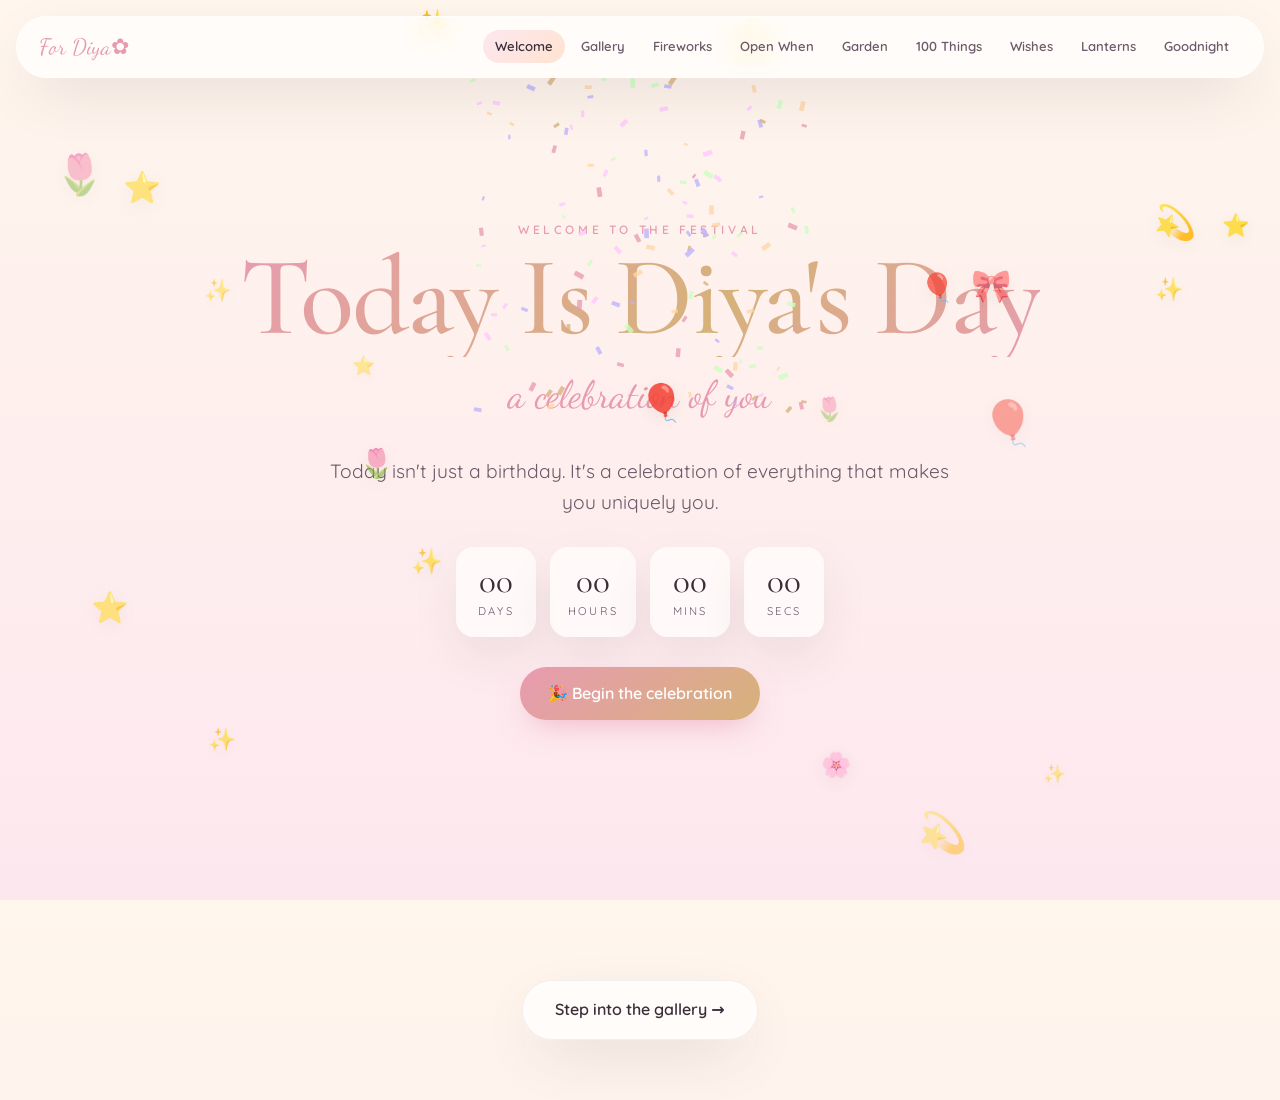
<file: index.html>
<!DOCTYPE html>
<html lang="en">
<head>
<meta charset="UTF-8" />
<meta name="viewport" content="width=device-width, initial-scale=1" />
<title>Welcome to the Festival ✿ Happy Birthday</title>
<meta name="description" content="A festival dedicated to celebrating you." />
<link rel="preconnect" href="https://fonts.googleapis.com">
<link rel="preconnect" href="https://fonts.gstatic.com" crossorigin>
<link href="https://fonts.googleapis.com/css2?family=Cormorant+Garamond:wght@400;500;600&family=Dancing+Script:wght@500;700&family=Quicksand:wght@400;500;600;700&display=swap" rel="stylesheet">
<link rel="stylesheet" href="styles.css" />
</head>
<body>
<div class="floaters"></div>

<!-- NAV (same on every page) -->
<nav class="nav">
  <a href="index.html" class="nav-brand">For Diya✿</a>
  <button class="nav-toggle" aria-label="Menu">☰</button>
  <div class="nav-links">
    <a href="index.html">Welcome</a>
    <a href="gallery.html">Gallery</a>
    <a href="fireworks.html">Fireworks</a>
    <a href="letters.html">Open When</a>
    <a href="garden.html">Garden</a>
    <a href="wonderful.html">100 Things</a>
    <a href="wishes.html">Wishes</a>
    <a href="lanterns.html">Lanterns</a>
    <a href="goodnight.html">Goodnight</a>
  </div>
</nav>

<!-- HERO -->
<section class="hero">
  <div>
    <p class="eyebrow">Welcome to the festival</p>
    <h1 class="display">Today Is Diya's Day</h1>
    <p class="subtitle">a celebration of you</p>
    <p class="msg">Today isn't just a birthday. It's a celebration of everything that makes you uniquely you.</p>

    <!-- COUNTDOWN -- edit target date in script below to count to next birthday -->
    <div class="countdown" aria-label="Until the next celebration">
      <div class="cell"><div class="num">00</div><div class="lbl">Days</div></div>
      <div class="cell"><div class="num">00</div><div class="lbl">Hours</div></div>
      <div class="cell"><div class="num">00</div><div class="lbl">Mins</div></div>
      <div class="cell"><div class="num">00</div><div class="lbl">Secs</div></div>
    </div>

    <button class="btn cta" id="celebrateBtn">🎉 Begin the celebration</button>
  </div>
</section>

<section class="container" style="padding-bottom: 60px;">
  <div class="page-footer">
    <a href="gallery.html" class="next-link">Step into the gallery →</a>
  </div>
</section>


<script src="script.js"></script>
<script>
  // EDIT: change to the date of the next birthday in YYYY-MM-DDTHH:MM:SS
  startCountdown("2026-07-06T00:00:00");
  spawnFloaters(["✨","🌸","🎀","⭐","🎈","💫","🌷"], 22);

  // celebrate button - confetti
  document.getElementById("celebrateBtn").addEventListener("click", e => {
    confettiBurst(e.clientX, e.clientY);
  });
  // one auto-burst on entry
  setTimeout(() => confettiBurst(innerWidth/2, innerHeight*0.35), 700);
</script>
</body>
</html>
</file>
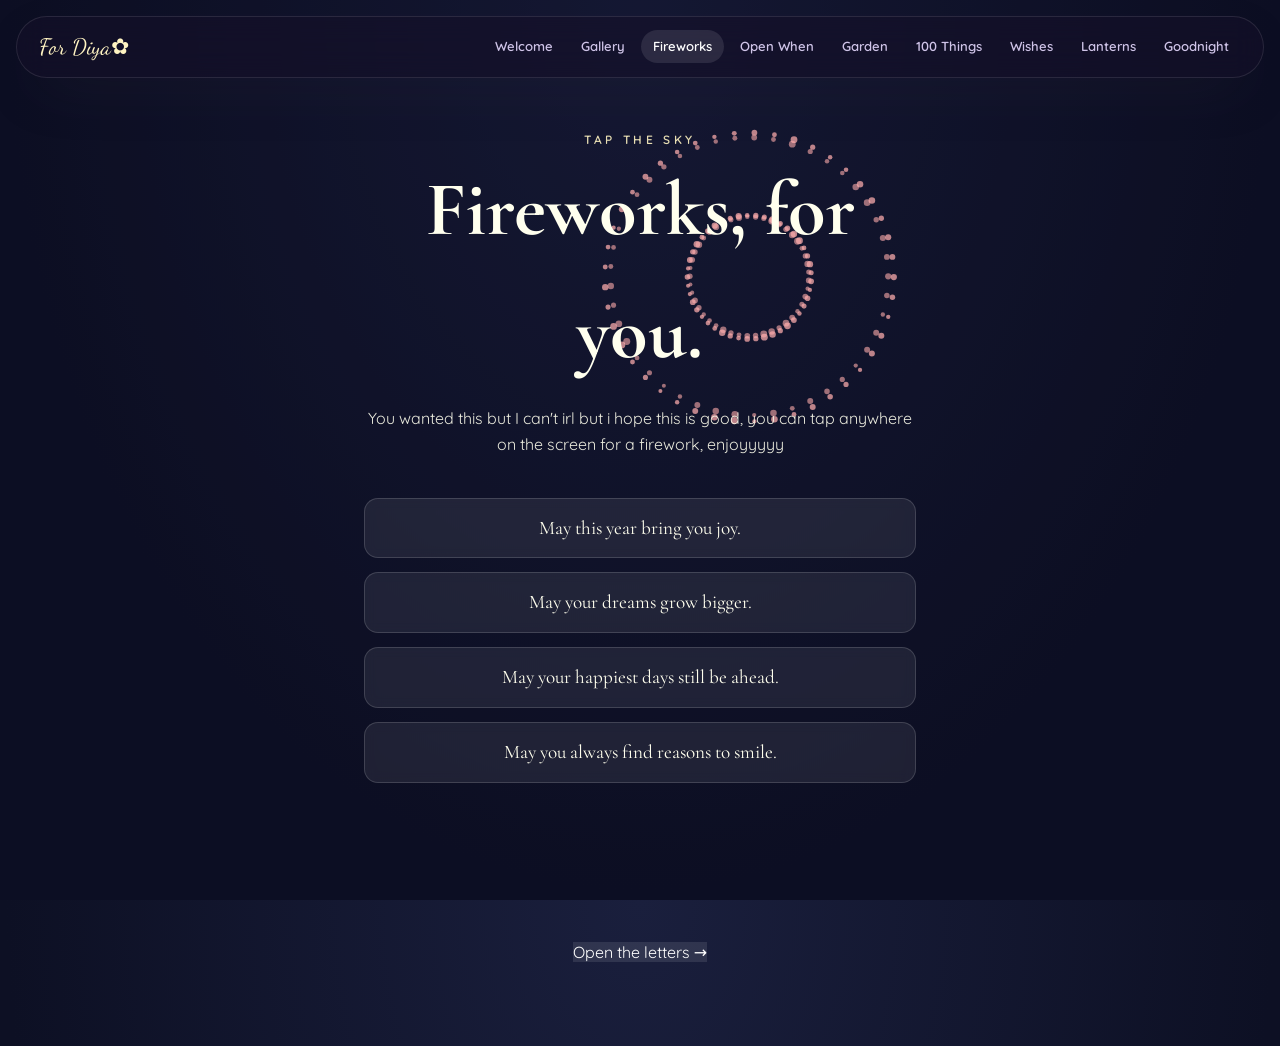
<file: fireworks.html>
<!DOCTYPE html>
<html lang="en">
<head>
<meta charset="UTF-8" />
<meta name="viewport" content="width=device-width, initial-scale=1" />
<title>Fireworks Festival ✦</title>
<meta name="description" content="A birthday this special deserves fireworks." />
<link rel="preconnect" href="https://fonts.googleapis.com">
<link rel="preconnect" href="https://fonts.gstatic.com" crossorigin>
<link href="https://fonts.googleapis.com/css2?family=Cormorant+Garamond:wght@400;500;600&family=Dancing+Script:wght@500;700&family=Quicksand:wght@400;500;600;700&display=swap" rel="stylesheet">
<link rel="stylesheet" href="styles.css" />
</head>
<body class="night">

<nav class="nav">
  <a href="index.html" class="nav-brand">For Diya✿</a>
  <button class="nav-toggle" aria-label="Menu">☰</button>
  <div class="nav-links">
    <a href="index.html">Welcome</a><a href="gallery.html">Gallery</a><a href="fireworks.html">Fireworks</a><a href="letters.html">Open When</a><a href="garden.html">Garden</a><a href="wonderful.html">100 Things</a><a href="wishes.html">Wishes</a><a href="lanterns.html">Lanterns</a><a href="goodnight.html">Goodnight</a>
  </div>
</nav>

<section class="fireworks-stage">
  <canvas id="fireworks"></canvas>
  <div class="fw-hint">
    <p class="eyebrow" style="color:var(--star)">Tap the sky</p>
    <h1>Fireworks, for you.</h1>
    <p>You wanted this but I can't irl but i hope this is good, you can tap anywhere on the screen for a firework, enjoyyyyy</p>

    <div class="wishes">
      <div class="wish">May this year bring you joy.</div>
      <div class="wish">May your dreams grow bigger.</div>
      <div class="wish">May your happiest days still be ahead.</div>
      <div class="wish">May you always find reasons to smile.</div>
    </div>
  </div>
</section>

<div style="text-align:center; padding: 40px 24px 80px; position: relative; z-index: 2;">
  <a href="letters.html" class="next-link" style="background: rgba(255,255,255,0.1); color:#fff; border-color: rgba(255,255,255,0.2)">Open the letters →</a>
</div>

<script src="script.js"></script>
<script>
/* ===== FIREWORKS ===== */
const canvas = document.getElementById("fireworks");
const ctx = canvas.getContext("2d");
function fit() { canvas.width = innerWidth; canvas.height = innerHeight; }
fit(); addEventListener("resize", fit);

const particles = [];
const COLORS = ["#ffd6a5","#ffadad","#bdb2ff","#caffbf","#9bf6ff","#fdffb6","#ffc6ff","#ffe066"];
const PATTERNS = ["ring","heart","star","burst"];

function playFireworkSound() {
  try {
    const audioCtx = new (window.AudioContext || window.webkitAudioContext)();
    const now = audioCtx.currentTime;

    const gain = audioCtx.createGain();
    gain.connect(audioCtx.destination);
    gain.gain.setValueAtTime(0.08, now);
    gain.gain.exponentialRampToValueAtTime(0.001, now + 0.5);

    const osc = audioCtx.createOscillator();
    osc.type = "sine";
    osc.frequency.setValueAtTime(300, now);
    osc.frequency.exponentialRampToValueAtTime(80, now + 0.3);
    osc.connect(gain);
    osc.start(now);
    osc.stop(now + 0.5);

    const noiseGain = audioCtx.createGain();
    noiseGain.connect(audioCtx.destination);
    noiseGain.gain.setValueAtTime(0.04, now);
    noiseGain.gain.exponentialRampToValueAtTime(0.001, now + 0.25);

    const bufferSize = audioCtx.sampleRate * 0.3;
    const buffer = audioCtx.createBuffer(1, bufferSize, audioCtx.sampleRate);
    const data = buffer.getChannelData(0);
    for (let i = 0; i < bufferSize; i++) data[i] = Math.random() * 2 - 1;
    const noise = audioCtx.createBufferSource();
    noise.buffer = buffer;
    noise.connect(noiseGain);
    noise.start(now);
  } catch (e) {}
}

function launch(x, y, pattern) {
  playFireworkSound();
  pattern = pattern || PATTERNS[Math.floor(Math.random()*PATTERNS.length)];
  const color = COLORS[Math.floor(Math.random()*COLORS.length)];
  const count = pattern === "burst" ? 140 : 90;
  for (let i = 0; i < count; i++) {
    const a = (i/count) * Math.PI * 2;
    let vx, vy;
    if (pattern === "heart") {
      const t = a;
      vx = 16 * Math.pow(Math.sin(t), 3) * 0.4;
      vy = -(13*Math.cos(t) - 5*Math.cos(2*t) - 2*Math.cos(3*t) - Math.cos(4*t)) * 0.4;
    } else if (pattern === "star") {
      const r = (i % 2 === 0) ? 7 : 3;
      vx = Math.cos(a) * r; vy = Math.sin(a) * r;
    } else if (pattern === "ring") {
      vx = Math.cos(a) * 6; vy = Math.sin(a) * 6;
    } else {
      const s = Math.random() * 6 + 2;
      vx = Math.cos(a) * s; vy = Math.sin(a) * s;
    }
    particles.push({ x, y, vx, vy, life: 1, color, size: 2 + Math.random()*1.5 });
  }
}

function loop() {
  ctx.fillStyle = "rgba(13,16,36,0.18)";
  ctx.fillRect(0,0,canvas.width,canvas.height);
  for (let i = particles.length - 1; i >= 0; i--) {
    const p = particles[i];
    p.x += p.vx; p.y += p.vy; p.vy += 0.04; p.vx *= 0.99; p.vy *= 0.99;
    p.life -= 0.012;
    if (p.life <= 0) { particles.splice(i,1); continue; }
    ctx.globalAlpha = p.life;
    ctx.fillStyle = p.color;
    ctx.beginPath(); ctx.arc(p.x, p.y, p.size, 0, Math.PI*2); ctx.fill();
  }
  ctx.globalAlpha = 1;
  requestAnimationFrame(loop);
}
loop();

canvas.addEventListener("click", e => launch(e.clientX, e.clientY));
canvas.addEventListener("touchstart", e => {
  const t = e.touches[0]; launch(t.clientX, t.clientY);
});

/* auto launches */
function auto() {
  const x = innerWidth * (0.2 + Math.random()*0.6);
  const y = innerHeight * (0.15 + Math.random()*0.4);
  launch(x, y);
  setTimeout(auto, 1200 + Math.random()*1500);
}
setTimeout(auto, 600);

/* ===== SHOOTING STARS ===== */
function shoot() {
  const s = document.createElement("div");
  s.className = "shooting-star";
  s.style.left = (Math.random()*60+20) + "%";
  s.style.top = (Math.random()*30) + "%";
  s.style.transition = "transform 1.2s linear, opacity 1.2s";
  document.body.appendChild(s);
  requestAnimationFrame(() => {
    s.style.transform = `translate(${200 + Math.random()*200}px, ${100+Math.random()*100}px)`;
    s.style.opacity = 0;
  });
  setTimeout(() => s.remove(), 1400);
}
setInterval(shoot, 3500);
</script>
</body>
</html>
</file>
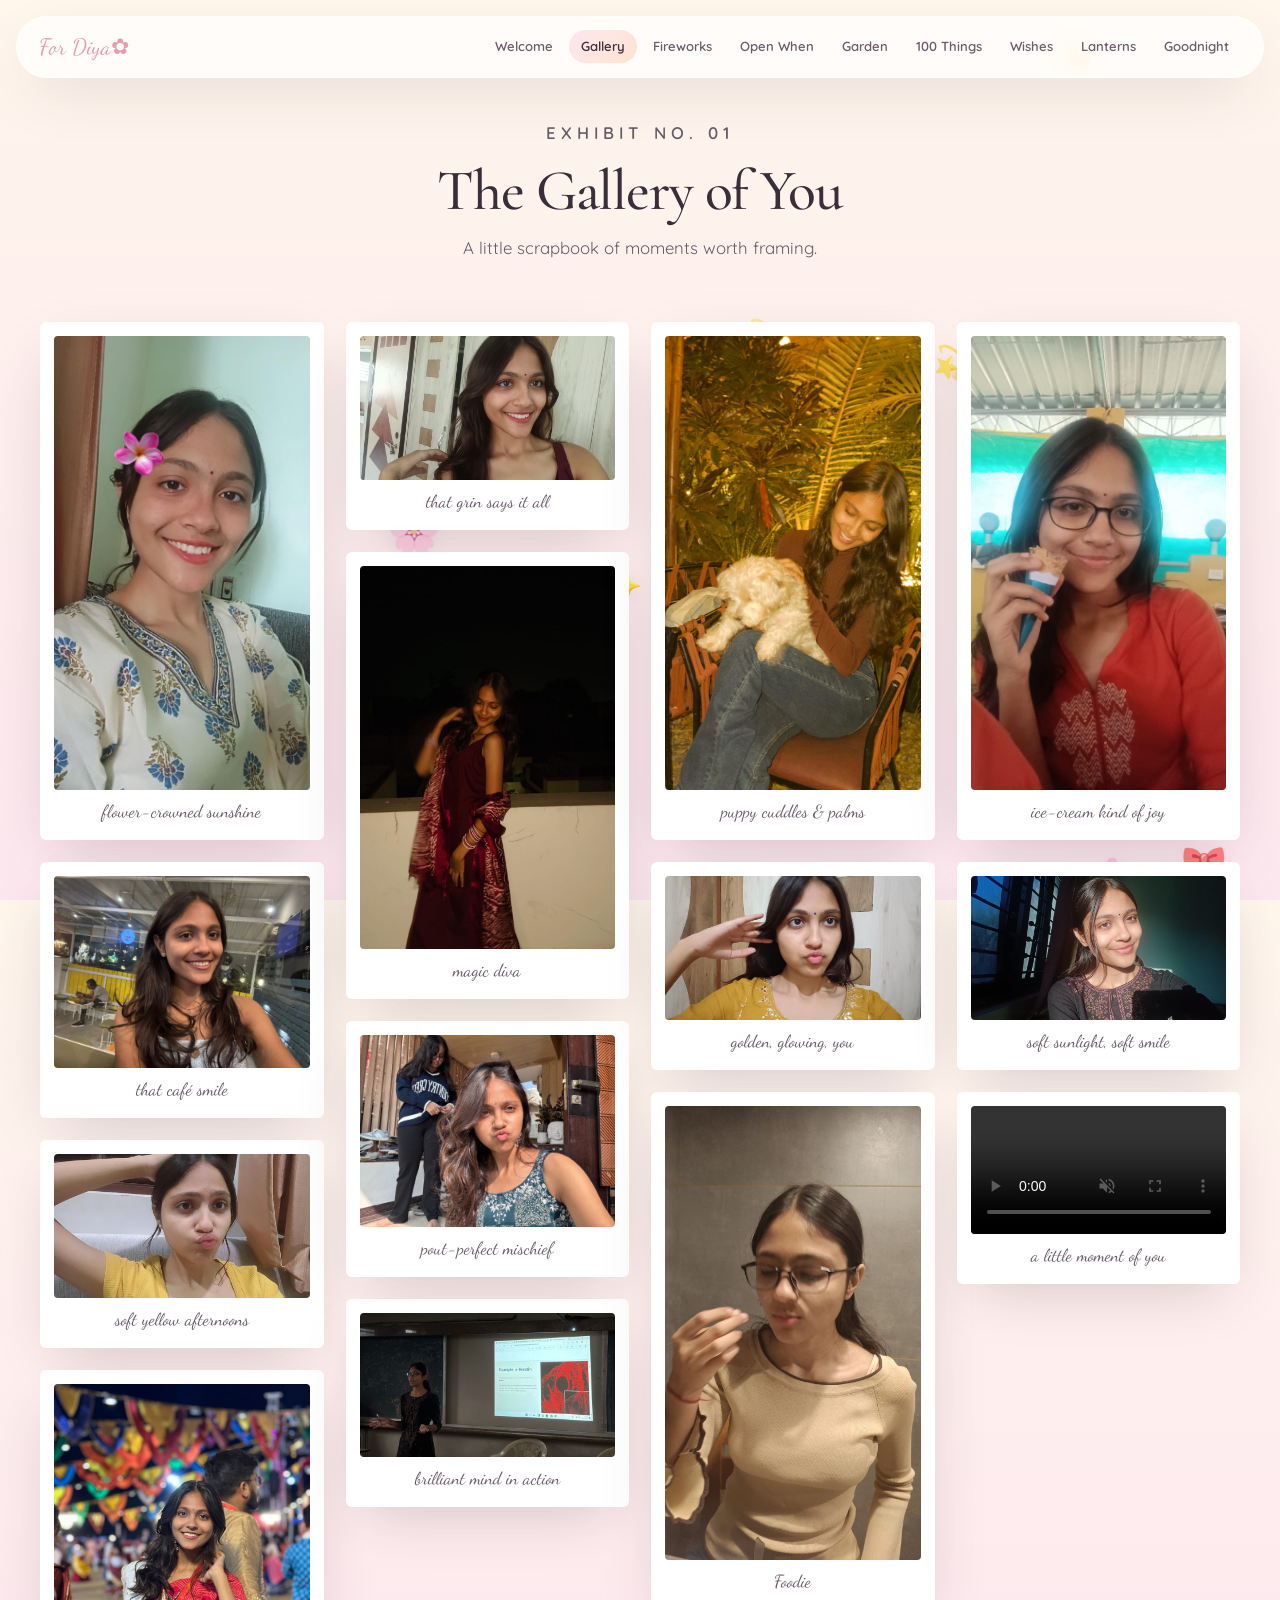
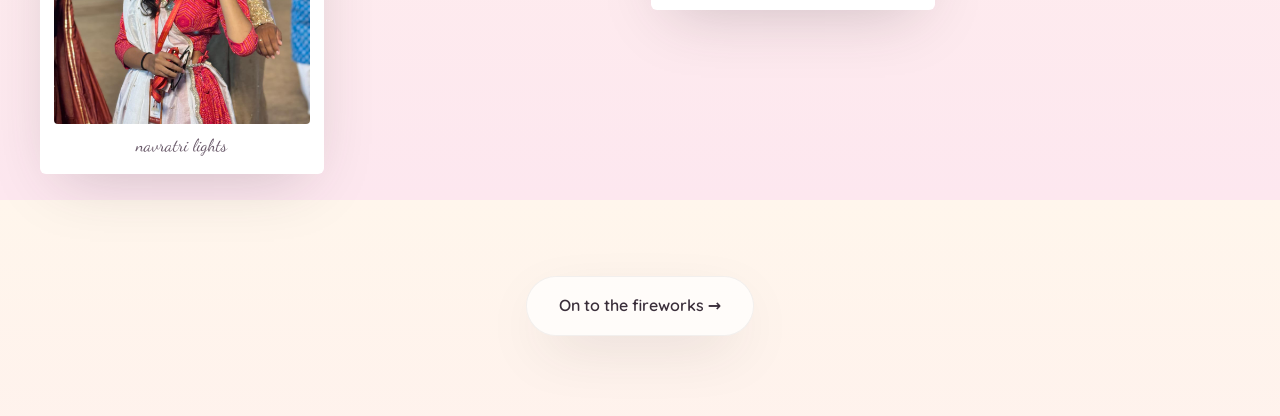
<file: gallery.html>
<!DOCTYPE html>
<html lang="en">
<head>
<meta charset="UTF-8" />
<meta name="viewport" content="width=device-width, initial-scale=1" />
<title>The Gallery of You ✿</title>
<meta name="description" content="A scrapbook of moments worth framing." />
<link rel="preconnect" href="https://fonts.googleapis.com">
<link rel="preconnect" href="https://fonts.gstatic.com" crossorigin>
<link href="https://fonts.googleapis.com/css2?family=Cormorant+Garamond:wght@400;500;600&family=Dancing+Script:wght@500;700&family=Quicksand:wght@400;500;600;700&display=swap" rel="stylesheet">
<link rel="stylesheet" href="styles.css" />
</head>
<body>
<div class="floaters"></div>

<nav class="nav">
  <a href="index.html" class="nav-brand">For Diya✿</a>
  <button class="nav-toggle" aria-label="Menu">☰</button>
  <div class="nav-links">
    <a href="index.html">Welcome</a><a href="gallery.html">Gallery</a><a href="fireworks.html">Fireworks</a><a href="letters.html">Open When</a><a href="garden.html">Garden</a><a href="wonderful.html">100 Things</a><a href="wishes.html">Wishes</a><a href="lanterns.html">Lanterns</a><a href="goodnight.html">Goodnight</a>
  </div>
</nav>

<section class="page">
  <div class="container">
    <div class="section-head reveal">
      <p class="eyebrow">Exhibit no. 01</p>
      <h2 class="display">The Gallery of You</h2>
      <p>A little scrapbook of moments worth framing.</p>
    </div>

    <div class="scrapbook">
      <div class="polaroid reveal" style="--rot:-3deg"><div class="photo"><img src="photos/p1.jpeg" alt="Diya" loading="lazy"></div><div class="caption">flower-crowned sunshine</div></div>
      <div class="polaroid reveal" style="--rot:2deg"><div class="photo"><img src="photos/p2.jpeg" alt="Diya" loading="lazy"></div><div class="caption">that café smile</div></div>
      <div class="polaroid reveal" style="--rot:-1deg"><div class="photo"><img src="photos/p3.jpeg" alt="Diya" loading="lazy"></div><div class="caption">soft yellow afternoons</div></div>
      <div class="polaroid reveal" style="--rot:3deg"><div class="photo"><img src="photos/p4.jpeg" alt="Diya" loading="lazy"></div><div class="caption">navratri lights</div></div>
      <div class="polaroid reveal" style="--rot:-2deg"><div class="photo"><img src="photos/p5.jpeg" alt="Diya" loading="lazy"></div><div class="caption">that grin says it all</div></div>
      <div class="polaroid reveal" style="--rot:2deg"><div class="photo"><img src="photos/p6.jpeg" alt="Diya" loading="lazy"></div><div class="caption">magic diva</div></div>
      <div class="polaroid reveal" style="--rot:-3deg"><div class="photo"><img src="photos/p7.jpeg" alt="Diya" loading="lazy"></div><div class="caption">pout-perfect mischief</div></div>
      <div class="polaroid reveal" style="--rot:1deg"><div class="photo"><img src="photos/p8.jpeg" alt="Diya" loading="lazy"></div><div class="caption">brilliant mind in action</div></div>
      <div class="polaroid reveal" style="--rot:-2deg"><div class="photo"><img src="photos/p9.jpeg" alt="Diya" loading="lazy"></div><div class="caption">puppy cuddles &amp; palms</div></div>
      <div class="polaroid reveal" style="--rot:3deg"><div class="photo"><img src="photos/p10.jpeg" alt="Diya" loading="lazy"></div><div class="caption">golden, glowing, you</div></div>
      <div class="polaroid reveal" style="--rot:-2deg"><div class="photo"><img src="photos/p11.jpeg" alt="Diya" loading="lazy"></div><div class="caption">Foodie</div></div>
      <div class="polaroid reveal" style="--rot:2deg"><div class="photo"><img src="photos/p12.jpeg" alt="Diya" loading="lazy"></div><div class="caption">ice-cream kind of joy</div></div>
      <div class="polaroid reveal" style="--rot:-1deg"><div class="photo"><img src="photos/p13.jpeg" alt="Diya" loading="lazy"></div><div class="caption">soft sunlight, soft smile</div></div>
      <div class="polaroid reveal" style="--rot:2deg"><div class="photo"><video src="photos/v1.mp4" muted loop playsinline autoplay controls></video></div><div class="caption">a little moment of you</div></div>
    </div>

    <div class="page-footer">
      <a href="fireworks.html" class="next-link">On to the fireworks →</a>
    </div>
  </div>
</section>

<script src="script.js"></script>
<script>spawnFloaters(["✨","🌸","🎀","💫"], 14);</script>
</body>
</html>
</file>
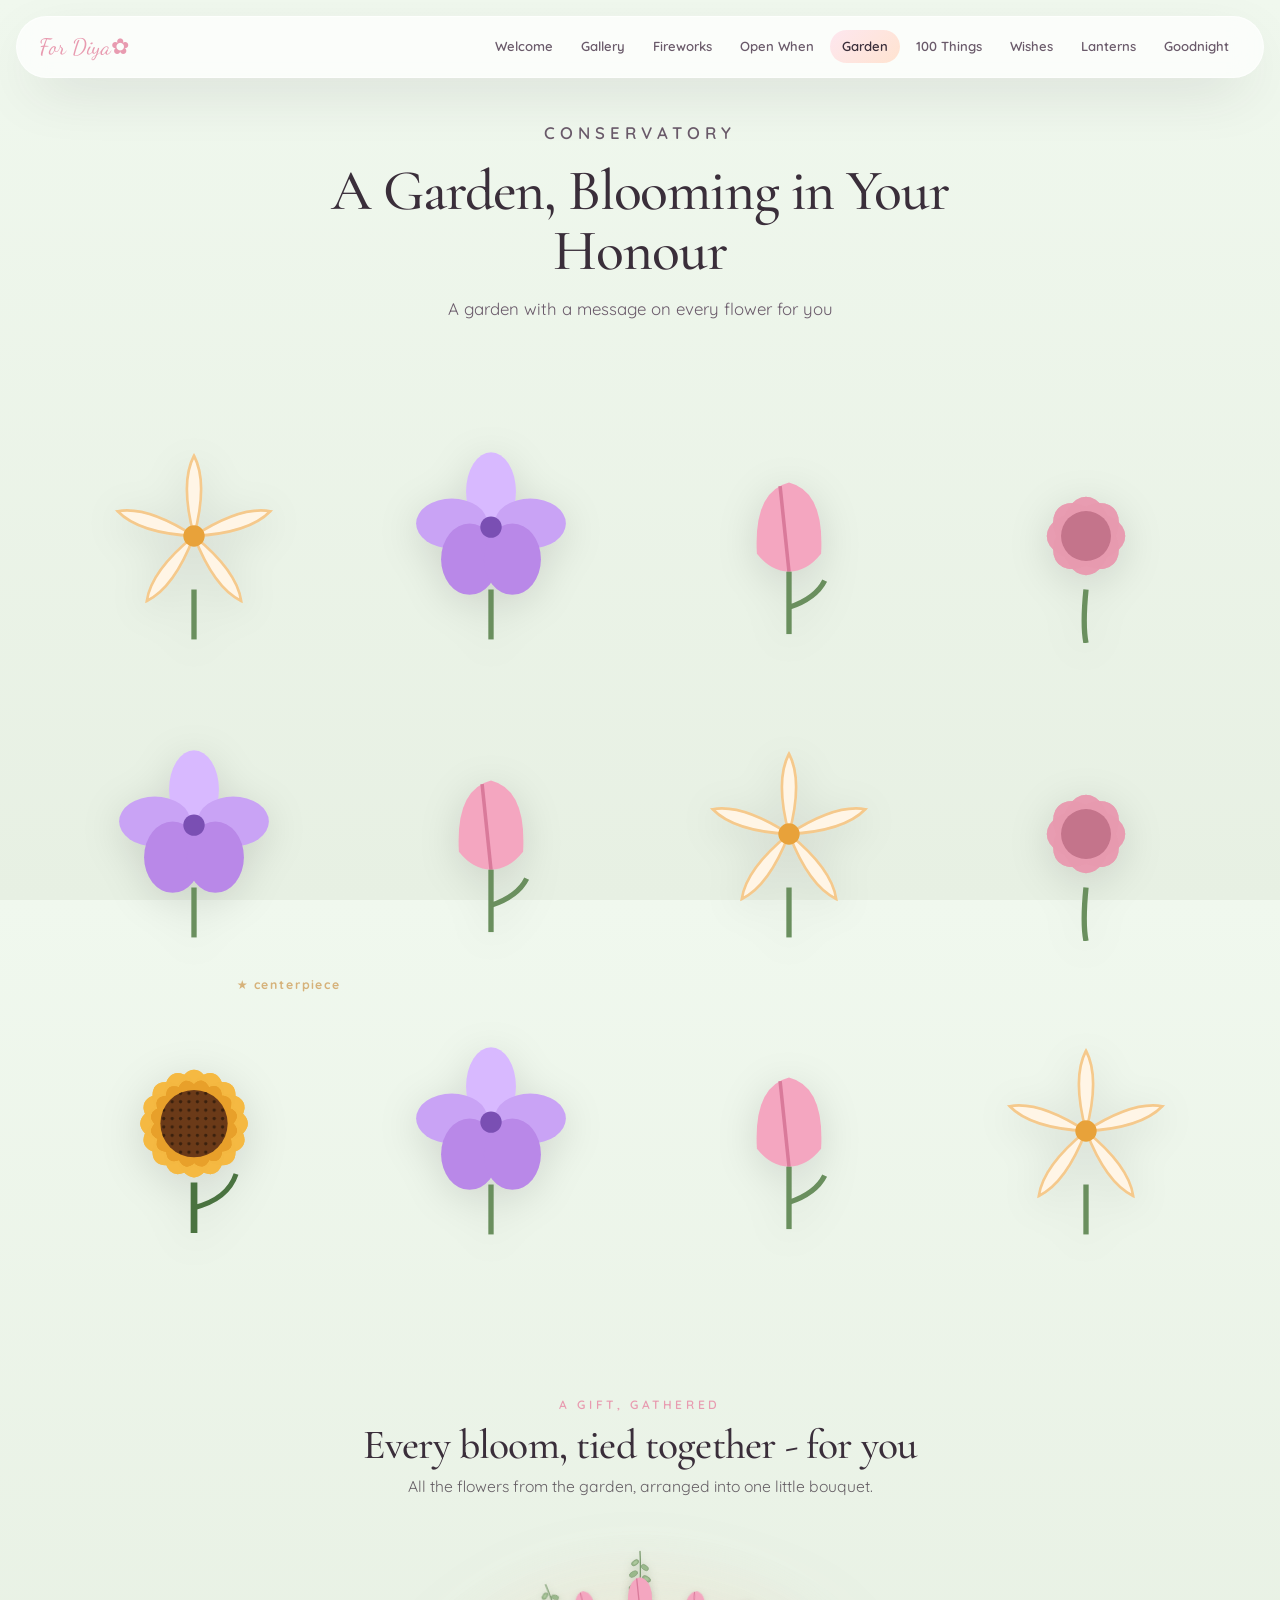
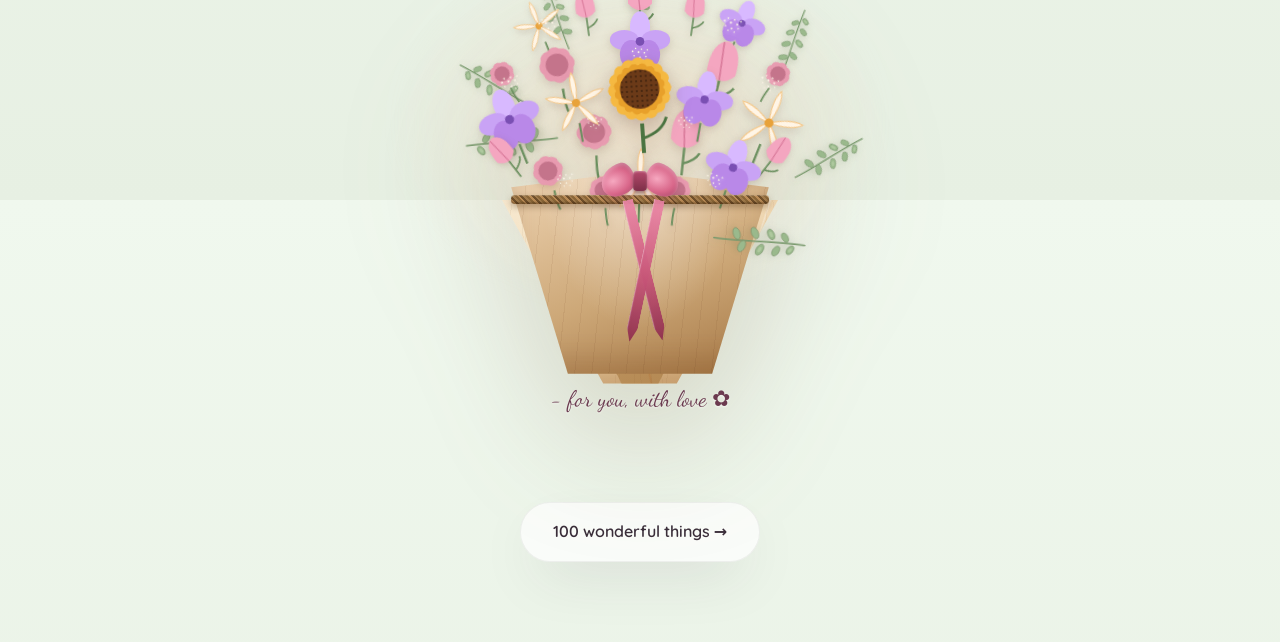
<file: garden.html>
<!DOCTYPE html>
<html lang="en">
<head>
<meta charset="UTF-8" />
<meta name="viewport" content="width=device-width, initial-scale=1" />
<title>The Flower Conservatory ❀</title>
<meta name="description" content="A garden blooming in your honor." />
<link rel="preconnect" href="https://fonts.googleapis.com">
<link rel="preconnect" href="https://fonts.gstatic.com" crossorigin>
<link href="https://fonts.googleapis.com/css2?family=Cormorant+Garamond:wght@400;500;600&family=Dancing+Script:wght@500;700&family=Quicksand:wght@400;500;600;700&display=swap" rel="stylesheet">
<link rel="stylesheet" href="styles.css" />
</head>
<body class="garden">
<div class="floaters"></div>

<nav class="nav">
  <a href="index.html" class="nav-brand">For Diya✿</a>
  <button class="nav-toggle" aria-label="Menu">☰</button>
  <div class="nav-links">
    <a href="index.html">Welcome</a><a href="gallery.html">Gallery</a><a href="fireworks.html">Fireworks</a><a href="letters.html">Open When</a><a href="garden.html">Garden</a><a href="wonderful.html">100 Things</a><a href="wishes.html">Wishes</a><a href="lanterns.html">Lanterns</a><a href="goodnight.html">Goodnight</a>
  </div>
</nav>

<section class="page">
  <div class="container">
    <div class="section-head reveal">
      <p class="eyebrow">Conservatory</p>
      <h2 class="display">A Garden, Blooming in Your Honour</h2>
      <p>A garden with a message on every flower for you</p>
    </div>

    <div class="garden-grid" id="garden"></div>

    <div class="bouquet-section" id="bouquetSection">
      <p class="eyebrow">A gift, gathered</p>
      <h3 class="display bouquet-title">Every bloom, tied together - for you</h3>
      <p class="bouquet-sub">All the flowers from the garden, arranged into one little bouquet.</p>

      <div class="bouquet">
        <div class="bouquet-halo"></div>
        <div class="bouquet-paper-back"></div>
        <div class="bouquet-flowers" id="bouquetFlowers"></div>
        <div class="bouquet-paper-front"></div>
        <div class="bouquet-paper-front bouquet-paper-front--inner"></div>
        <div class="bouquet-twine"></div>
        <div class="bouquet-ribbon-tail bouquet-ribbon-tail--l"></div>
        <div class="bouquet-ribbon-tail bouquet-ribbon-tail--r"></div>
        <div class="bouquet-bow">
          <span class="loop loop-l"></span>
          <span class="loop loop-r"></span>
          <span class="bouquet-knot"></span>
        </div>
        <div class="bouquet-tag">- for you, with love ✿</div>
      </div>
    </div>

    <div class="page-footer">
      <a href="wonderful.html" class="next-link">100 wonderful things →</a>
    </div>
  </div>
</section>

<script src="script.js"></script>
<script>
/* SVG flower factory. Single sunflower is the centerpiece. */
function flowerSVG(kind) {
  if (kind === "rose") {
    return `<svg viewBox="0 0 120 120" class="sway">
      <g transform="translate(60 60)">
        ${[0,45,90,135,180,225,270,315].map(a =>
          `<ellipse rx="22" ry="14" fill="#e89bb0" transform="rotate(${a})" opacity="0.85"/>`
        ).join("")}
        <circle r="14" fill="#c4748b"/>
      </g>
      <path d="M60 90 Q58 110 60 120" stroke="#6a8f5e" stroke-width="3" fill="none"/>
    </svg>`;
  }
  if (kind === "tulip") {
    return `<svg viewBox="0 0 120 120" class="sway">
      <path d="M60 30 Q40 35 42 70 Q50 80 60 80 Q70 80 78 70 Q80 35 60 30 Z" fill="#f4a6c0"/>
      <path d="M55 32 Q58 60 60 80" stroke="#d97a9a" stroke-width="2" fill="none"/>
      <path d="M60 80 L60 115" stroke="#6a8f5e" stroke-width="3"/>
      <path d="M60 100 Q75 95 80 85" stroke="#6a8f5e" stroke-width="3" fill="none"/>
    </svg>`;
  }
  if (kind === "lily") {
    return `<svg viewBox="0 0 120 120" class="sway">
      <g transform="translate(60 60)">
        ${[0,72,144,216,288].map(a =>
          `<path d="M0 0 Q -8 -30 0 -45 Q 8 -30 0 0 Z" fill="#fff5e6" stroke="#f5c98c" stroke-width="1.5" transform="rotate(${a})"/>`
        ).join("")}
        <circle r="6" fill="#e8a23a"/>
      </g>
      <path d="M60 90 L60 118" stroke="#6a8f5e" stroke-width="3"/>
    </svg>`;
  }
  if (kind === "orchid") {
    return `<svg viewBox="0 0 120 120" class="sway">
      <g transform="translate(60 55)">
        <ellipse cx="0" cy="-20" rx="14" ry="22" fill="#d8b9ff"/>
        <ellipse cx="-22" cy="-2" rx="20" ry="14" fill="#c9a3f5"/>
        <ellipse cx="22" cy="-2" rx="20" ry="14" fill="#c9a3f5"/>
        <ellipse cx="-12" cy="18" rx="16" ry="20" fill="#b988e8"/>
        <ellipse cx="12" cy="18" rx="16" ry="20" fill="#b988e8"/>
        <circle r="6" fill="#7a4fb3"/>
      </g>
      <path d="M60 90 L60 118" stroke="#6a8f5e" stroke-width="3"/>
    </svg>`;
  }
  if (kind === "sunflower") {
    return `<svg viewBox="0 0 140 140" class="sway">
      <g transform="translate(70 65)">
        ${Array.from({length: 16}).map((_,i)=>`<ellipse rx="14" ry="32" fill="#f5b942" transform="rotate(${i*22.5})" opacity="0.95"/>`).join("")}
        ${Array.from({length: 16}).map((_,i)=>`<ellipse rx="10" ry="26" fill="#e8a02a" transform="rotate(${i*22.5+11})"/>`).join("")}
        <circle r="20" fill="#6b3a18"/>
        <circle r="20" fill="url(#dots)"/>
        <defs>
          <pattern id="dots" width="5" height="5" patternUnits="userSpaceOnUse">
            <circle cx="2" cy="2" r="1" fill="#3a200d"/>
          </pattern>
        </defs>
      </g>
      <path d="M70 100 L70 130" stroke="#4a7340" stroke-width="4"/>
      <path d="M70 115 Q90 110 95 95" stroke="#4a7340" stroke-width="3" fill="none"/>
    </svg>`;
  }
}

const FLOWERS = [
  { k: "lily",    c: "You make ordinary moments brighter." },
  { k: "orchid",  c: "Your kindness leaves a mark." },
  { k: "tulip",   c: "You bloom in your own perfect time." },
  { k: "rose",    c: "The world is better because you're in it." },
  { k: "orchid",  c: "You have a way of making people feel welcome." },
  { k: "tulip",   c: "You carry softness like a strength." },
  { k: "lily",    c: "You are deeply, deeply loved." },
  { k: "rose",    c: "Your laugh lights up the room." },
  { k: "sunflower", c: "You are the centerpiece. Today and always." },
  { k: "orchid",  c: "You make people feel seen." },
  { k: "tulip",   c: "Your gentleness is a gift." },
  { k: "lily",    c: "You radiate quiet courage." },
];

const garden = document.getElementById("garden");
FLOWERS.forEach(f => {
  const el = document.createElement("div");
  el.className = "flower" + (f.k === "sunflower" ? " sunflower" : "");
  el.innerHTML = flowerSVG(f.k) + `<div class="compliment">${f.c}</div>`;
  el.addEventListener("click", () => {
    document.querySelectorAll(".flower.active").forEach(x => x !== el && x.classList.remove("active"));
    el.classList.toggle("active");
  });
  garden.appendChild(el);
});

/* =========================================================
   Build the bouquet - florist hand-tied arrangement
   Coordinate box: 100x100. Wrap occupies bottom ~48% (y>=52).
   Flowers cluster in a soft rounded dome (y: 6..56).
   ========================================================= */

/* Eucalyptus sprig - long, drapey, sage green */
function eucalyptusSVG(flip = false) {
  const t = flip ? `transform="scale(-1,1) translate(-100,0)"` : "";
  return `<svg viewBox="0 0 100 100" ${t}>
    <path d="M50 96 C 48 70, 52 40, 50 6" stroke="#7a9a6e" stroke-width="1.6" fill="none" stroke-linecap="round"/>
    <g fill="#9ab98c" stroke="#6f8a62" stroke-width="0.5">
      <ellipse cx="44" cy="20" rx="5" ry="3" transform="rotate(-35 44 20)"/>
      <ellipse cx="56" cy="26" rx="5" ry="3" transform="rotate( 35 56 26)"/>
      <ellipse cx="42" cy="34" rx="5.5" ry="3.2" transform="rotate(-30 42 34)"/>
      <ellipse cx="58" cy="40" rx="5.5" ry="3.2" transform="rotate( 30 58 40)"/>
      <ellipse cx="42" cy="50" rx="6" ry="3.4" transform="rotate(-28 42 50)"/>
      <ellipse cx="58" cy="56" rx="6" ry="3.4" transform="rotate( 28 58 56)"/>
      <ellipse cx="44" cy="68" rx="6" ry="3.4" transform="rotate(-22 44 68)"/>
      <ellipse cx="56" cy="74" rx="6" ry="3.4" transform="rotate( 22 56 74)"/>
    </g>
    <g fill="#b6cfa5" opacity="0.7">
      <ellipse cx="44" cy="20" rx="2.6" ry="1.4" transform="rotate(-35 44 20)"/>
      <ellipse cx="42" cy="50" rx="3" ry="1.6" transform="rotate(-28 42 50)"/>
      <ellipse cx="58" cy="40" rx="3" ry="1.6" transform="rotate( 30 58 40)"/>
    </g>
  </svg>`;
}

/* Baby's breath cluster - tiny cream dots */
function babySBreathSVG() {
  return `<svg viewBox="0 0 100 100">
    <g fill="#fffaf0" stroke="#e9d9c4" stroke-width="0.4">
      <circle cx="30" cy="40" r="2.2"/><circle cx="38" cy="32" r="1.8"/>
      <circle cx="46" cy="42" r="2.4"/><circle cx="54" cy="34" r="2"/>
      <circle cx="62" cy="44" r="2.2"/><circle cx="70" cy="36" r="1.8"/>
      <circle cx="34" cy="52" r="1.8"/><circle cx="50" cy="56" r="2"/>
      <circle cx="66" cy="54" r="1.8"/><circle cx="42" cy="62" r="1.6"/>
      <circle cx="58" cy="64" r="1.6"/>
    </g>
    <g fill="#fff5e1" opacity="0.6">
      <circle cx="46" cy="42" r="0.9"/><circle cx="62" cy="44" r="0.9"/>
      <circle cx="50" cy="56" r="0.7"/>
    </g>
  </svg>`;
}

const bouquetFlowers = document.getElementById("bouquetFlowers");

function addBloom(cls, html, a, i, baseDelay = 0) {
  const b = document.createElement("div");
  b.className = "b-flower " + cls;
  b.style.left = a.x + "%";
  b.style.top  = a.y + "%";
  b.style.zIndex = a.z;
  b.style.setProperty("--bs", a.s);
  b.style.setProperty("--br", a.r + "deg");
  b.style.setProperty("--delay", (baseDelay + i * 0.06) + "s");
  b.innerHTML = html;
  bouquetFlowers.appendChild(b);
}

/* --- Layer 1: eucalyptus sprigs draping out the sides of the bouquet --- */
const EUCA = [
  // side drapes, hanging slightly downward from the bouquet shoulders
  { x: 22, y: 42, s: 1.0, r: -95, z: 3, flip:false }, // left drape
  { x: 78, y: 42, s: 1.0, r:  95, z: 3, flip:true  }, // right drape
  // upper back fillers - short, pointing up between blooms
  { x: 32, y: 16, s: 0.75, r: -20, z: 2, flip:false },
  { x: 68, y: 16, s: 0.75, r:  20, z: 2, flip:true  },
  { x: 50, y: 10, s: 0.80, r:   0, z: 2, flip:false },
  // mid-side fillers
  { x: 18, y: 30, s: 0.85, r: -60, z: 2, flip:false },
  { x: 82, y: 30, s: 0.85, r:  60, z: 2, flip:true  },
];
EUCA.forEach((a, i) => addBloom("euca", eucalyptusSVG(a.flip), a, i, 0));

/* --- Layer 2: back-row blooms (smaller, recessed) --- */
const BACK = [
  { k:"lily",   x: 28, y: 18, s: 0.62, r: -22, z: 3 },
  { k:"orchid", x: 72, y: 18, s: 0.62, r:  22, z: 3 },
  { k:"tulip",  x: 50, y: 12, s: 0.72, r:   0, z: 3 },
  { k:"rose",   x: 20, y: 28, s: 0.60, r: -32, z: 3 },
  { k:"rose",   x: 80, y: 28, s: 0.60, r:  32, z: 3 },
  { k:"tulip",  x: 38, y: 14, s: 0.58, r:  -8, z: 3 },
  { k:"tulip",  x: 62, y: 14, s: 0.58, r:   8, z: 3 },
];
BACK.forEach((a, i) => addBloom("", flowerSVG(a.k), a, i, 0.25));

/* --- Layer 3: mid ring (the body of the dome) --- */
const MID = [
  { k:"rose",     x: 32, y: 26, s: 0.88, r: -14, z: 5 },
  { k:"tulip",    x: 68, y: 26, s: 0.88, r:  14, z: 5 },
  { k:"orchid",   x: 22, y: 38, s: 0.82, r: -22, z: 5 },
  { k:"lily",     x: 78, y: 38, s: 0.82, r:  22, z: 5 },
  { k:"rose",     x: 40, y: 40, s: 0.86, r:  -6, z: 6 },
  { k:"tulip",    x: 60, y: 40, s: 0.86, r:   6, z: 6 },
  { k:"orchid",   x: 50, y: 22, s: 0.78, r:   0, z: 4 },
  { k:"lily",     x: 36, y: 34, s: 0.74, r: -10, z: 6 },
  { k:"orchid",   x: 64, y: 34, s: 0.74, r:  10, z: 6 },
];
MID.forEach((a, i) => addBloom("", flowerSVG(a.k), a, i, 0.45));

/* --- Layer 4: focal sunflower --- */
addBloom("focal", flowerSVG("sunflower"),
  { x: 50, y: 32, s: 1.0, r: -4, z: 8 }, 0, 0.7);

/* --- Layer 5: front edge tumblers (overflow the wrap top) --- */
const FRONT = [
  { k:"rose",   x: 30, y: 48, s: 0.74, r: -18, z: 7 },
  { k:"orchid", x: 70, y: 48, s: 0.74, r:  18, z: 7 },
  { k:"lily",   x: 50, y: 50, s: 0.78, r:   2, z: 7 },
  { k:"tulip",  x: 20, y: 44, s: 0.62, r: -38, z: 6 },
  { k:"tulip",  x: 80, y: 44, s: 0.62, r:  38, z: 6 },
  { k:"rose",   x: 42, y: 52, s: 0.66, r:  -8, z: 7 },
  { k:"rose",   x: 58, y: 52, s: 0.66, r:   8, z: 7 },
];
FRONT.forEach((a, i) => addBloom("", flowerSVG(a.k), a, i, 0.85));

/* --- Layer 6: baby's-breath filler tucked in the gaps --- */
const BB = [
  { x: 30, y: 18, s: 0.55, r: -10, z: 4 },
  { x: 70, y: 18, s: 0.55, r:  10, z: 4 },
  { x: 50, y: 24, s: 0.50, r:   0, z: 4 },
  { x: 22, y: 30, s: 0.55, r: -18, z: 4 },
  { x: 78, y: 30, s: 0.55, r:  18, z: 4 },
  { x: 40, y: 38, s: 0.45, r:   8, z: 7 },
  { x: 60, y: 38, s: 0.45, r:  -8, z: 7 },
  { x: 34, y: 50, s: 0.50, r: -14, z: 8 },
  { x: 66, y: 50, s: 0.50, r:  14, z: 8 },
];
BB.forEach((a, i) => addBloom("bb", babySBreathSVG(), a, i, 1.05));

/* Bloom the bouquet when scrolled into view */
const bouquetSec = document.getElementById("bouquetSection");
const io = new IntersectionObserver((entries) => {
  entries.forEach(e => {
    if (e.isIntersecting) {
      bouquetSec.classList.add("bloomed");
      io.unobserve(bouquetSec);
    }
  });
}, { threshold: 0.2 });
io.observe(bouquetSec);

/* falling petals */
function spawnPetal() {
  const p = document.createElement("div");
  p.className = "floater";
  p.textContent = ["🌸","🌷","🌼"][Math.floor(Math.random()*3)];
  p.style.left = Math.random()*100 + "%";
  p.style.top = "-40px";
  p.style.fontSize = (16+Math.random()*22)+"px";
  p.style.transition = "transform 12s linear, opacity 12s";
  p.style.opacity = 1;
  document.querySelector(".floaters").appendChild(p);
  requestAnimationFrame(() => {
    p.style.transform = `translate(${(Math.random()-0.5)*200}px, ${innerHeight+80}px) rotate(${360*Math.random()}deg)`;
    p.style.opacity = 0;
  });
  setTimeout(() => p.remove(), 12500);
}
setInterval(spawnPetal, 700);
</script>
</body>
</html>
</file>
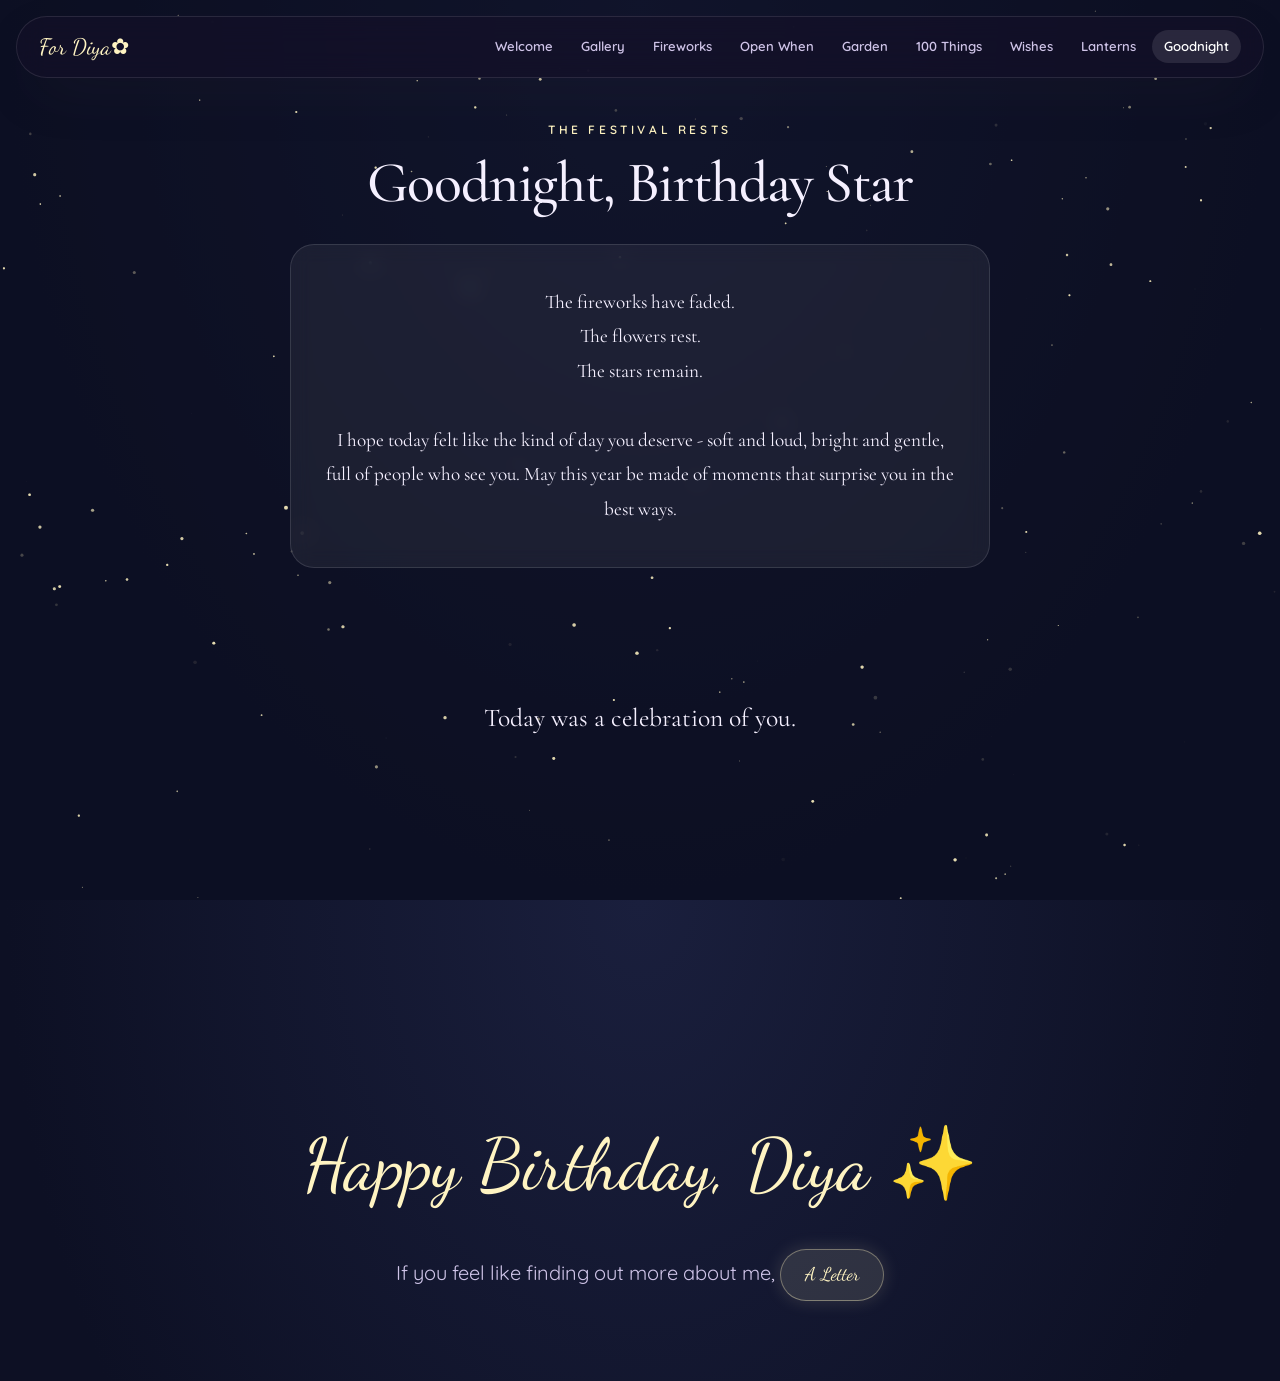
<file: goodnight.html>
<!DOCTYPE html>
<html lang="en">
<head>
<meta charset="UTF-8" />
<meta name="viewport" content="width=device-width, initial-scale=1" />
<title>Goodnight, Birthday Star ✦</title>
<meta name="description" content="The festival comes to a peaceful close." />
<link rel="preconnect" href="https://fonts.googleapis.com">
<link rel="preconnect" href="https://fonts.gstatic.com" crossorigin>
<link href="https://fonts.googleapis.com/css2?family=Cormorant+Garamond:wght@400;500;600&family=Dancing+Script:wght@500;700&family=Quicksand:wght@400;500;600;700&display=swap" rel="stylesheet">
<link rel="stylesheet" href="styles.css" />
</head>
<body class="night">

<nav class="nav">
  <a href="index.html" class="nav-brand">For Diya✿</a>
  <button class="nav-toggle" aria-label="Menu">☰</button>
  <div class="nav-links">
    <a href="index.html">Welcome</a><a href="gallery.html">Gallery</a><a href="fireworks.html">Fireworks</a><a href="letters.html">Open When</a><a href="garden.html">Garden</a><a href="wonderful.html">100 Things</a><a href="wishes.html">Wishes</a><a href="lanterns.html">Lanterns</a><a href="goodnight.html">Goodnight</a>
  </div>
</nav>

<section class="goodnight-stage">
  <canvas id="nightsky"></canvas>

  <div class="goodnight">
    <p class="eyebrow" style="color:var(--star)">The festival rests</p>
    <h2 class="display" style="font-size:clamp(2.4rem,5vw,3.6rem); margin: 14px 0 30px;">Goodnight, Birthday Star</h2>

    <!-- EDIT THIS LETTER -->
    <div class="final-letter">
      The fireworks have faded.<br/>
      The flowers rest.<br/>
      The stars remain.<br/><br/>
      I hope today felt like the kind of day you deserve - soft and loud, bright and gentle, full of people who see you. May this year be made of moments that surprise you in the best ways.
    </div>

    <div class="visualizer" aria-hidden="true">
      <span style="animation-delay:-1.2s"></span>
      <span style="animation-delay:-0.9s"></span>
      <span style="animation-delay:-0.6s"></span>
      <span style="animation-delay:-0.3s"></span>
      <span></span>
      <span style="animation-delay:-0.3s"></span>
      <span style="animation-delay:-0.6s"></span>
      <span style="animation-delay:-0.9s"></span>
      <span style="animation-delay:-1.2s"></span>
    </div>

    <div id="reveal">
      <p class="reveal-line">Today was a celebration of you.</p>
      <p class="reveal-line">Your kindness.</p>
      <p class="reveal-line">Your strength.</p>
      <p class="reveal-line">Your laughter.</p>
      <p class="reveal-line">Your dreams.</p>
      <p class="reveal-line">Your story.</p>
      <p class="reveal-line" style="margin-top: 24px;">And all the wonderful things still waiting ahead.</p>
    </div>

    <!-- EDIT THE NAME -->
    <p class="signoff">Happy Birthday, Diya ✨</p>
    <p class="more-link">If you feel like finding out more about me, <a class="btn-star" href="https://yourstruly-keshav.github.io/The-Letter/">A Letter</a></p>
  </div>
</section>

<script src="script.js"></script>
<script>
/* gentle starfield */
const canvas = document.getElementById("nightsky");
const ctx = canvas.getContext("2d");
function fit(){canvas.width=innerWidth;canvas.height=innerHeight;}
fit(); addEventListener("resize", fit);

const stars = [];
for (let i = 0; i < 180; i++) stars.push({
  x: Math.random()*innerWidth, y: Math.random()*innerHeight,
  r: Math.random()*1.5+0.4, tw: Math.random()*Math.PI*2,
});
function draw() {
  ctx.fillStyle = "rgba(13,16,36,0.4)";
  ctx.fillRect(0,0,canvas.width,canvas.height);
  stars.forEach(s => {
    s.tw += 0.015;
    const a = 0.4 + Math.sin(s.tw)*0.4;
    ctx.globalAlpha = a;
    ctx.fillStyle = "#fff4c2";
    ctx.beginPath(); ctx.arc(s.x, s.y, s.r, 0, Math.PI*2); ctx.fill();
  });
  ctx.globalAlpha = 1;
  requestAnimationFrame(draw);
}
draw();

/* reveal lines one by one */
const lines = document.querySelectorAll(".reveal-line");
lines.forEach((l, i) => setTimeout(() => l.classList.add("in"), 800 + i*900));

/* a gentle confetti at the end */
setTimeout(() => confettiBurst(innerWidth/2, innerHeight*0.4), 800 + lines.length*900 + 600);
</script>
</body>
</html>
</file>
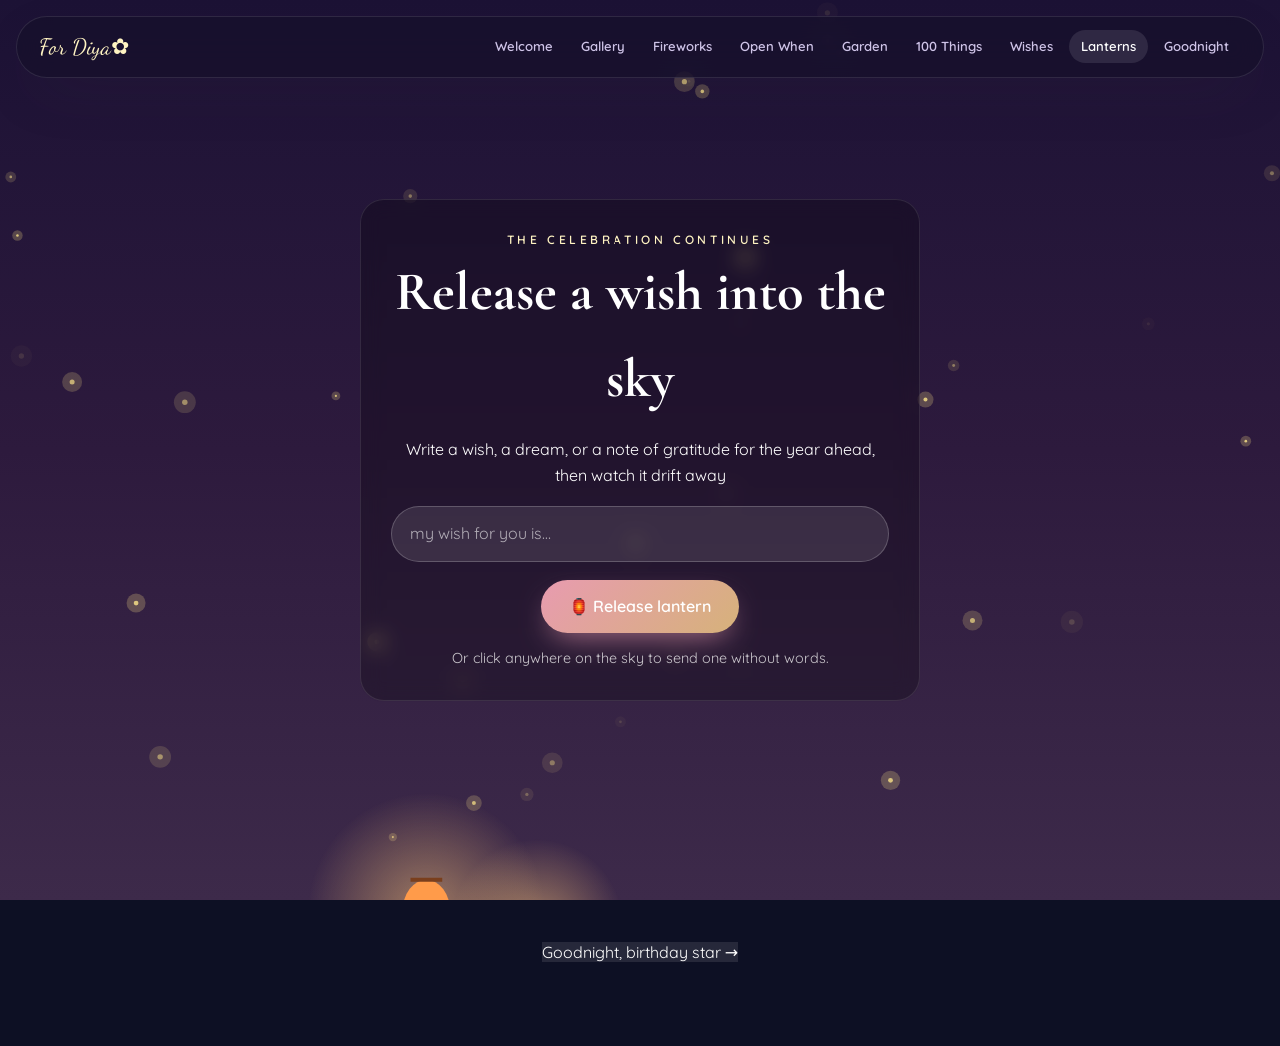
<file: lanterns.html>
<!DOCTYPE html>
<html lang="en">
<head>
<meta charset="UTF-8" />
<meta name="viewport" content="width=device-width, initial-scale=1" />
<title>The Festival Lights ✦</title>
<meta name="description" content="Release a lantern, write a wish, watch it drift up." />
<link rel="preconnect" href="https://fonts.googleapis.com">
<link rel="preconnect" href="https://fonts.gstatic.com" crossorigin>
<link href="https://fonts.googleapis.com/css2?family=Cormorant+Garamond:wght@400;500;600&family=Dancing+Script:wght@500;700&family=Quicksand:wght@400;500;600;700&display=swap" rel="stylesheet">
<link rel="stylesheet" href="styles.css" />
</head>
<body class="night">

<nav class="nav">
  <a href="index.html" class="nav-brand">For Diya✿</a>
  <button class="nav-toggle" aria-label="Menu">☰</button>
  <div class="nav-links">
    <a href="index.html">Welcome</a><a href="gallery.html">Gallery</a><a href="fireworks.html">Fireworks</a><a href="letters.html">Open When</a><a href="garden.html">Garden</a><a href="wonderful.html">100 Things</a><a href="wishes.html">Wishes</a><a href="lanterns.html">Lanterns</a><a href="goodnight.html">Goodnight</a>
  </div>
</nav>

<section class="lantern-stage" id="stage">
  <canvas id="lanternsky"></canvas>
  <div class="lantern-ui">
    <p class="eyebrow" style="color:var(--star)">The celebration continues</p>
    <h1>Release a wish into the sky</h1>
    <p>Write a wish, a dream, or a note of gratitude for the year ahead, then watch it drift away</p>
    <input id="wishText" type="text" maxlength="80" placeholder="my wish for you is…" />
    <button class="btn" id="releaseBtn">🏮 Release lantern</button>
    <p style="margin-top:14px; opacity:0.75; font-size:0.9rem">Or click anywhere on the sky to send one without words.</p>
  </div>
</section>

<div style="text-align:center; padding: 40px 24px 80px; position: relative; z-index: 2; background:#0d1024;">
  <a href="goodnight.html" class="next-link" style="background: rgba(255,255,255,0.1); color:#fff; border-color: rgba(255,255,255,0.2)">Goodnight, birthday star →</a>
</div>

<script src="script.js"></script>
<script>
const canvas = document.getElementById("lanternsky");
const ctx = canvas.getContext("2d");
function fit(){canvas.width=innerWidth;canvas.height=innerHeight;}
fit(); addEventListener("resize", fit);

const lanterns = [];
const fireflies = [];

function release(x, text) {
  lanterns.push({
    x: x ?? (innerWidth*0.3 + Math.random()*innerWidth*0.4),
    y: innerHeight + 40,
    vy: -(0.6 + Math.random()*0.5),
    vx: (Math.random()-0.5)*0.3,
    sway: Math.random()*Math.PI*2,
    size: 28 + Math.random()*14,
    text: text || "",
    life: 1
  });
}

for (let i=0;i<40;i++) fireflies.push({
  x: Math.random()*innerWidth, y: Math.random()*innerHeight,
  r: 1+Math.random()*1.8, tw: Math.random()*Math.PI*2, vx:(Math.random()-0.5)*0.3, vy:(Math.random()-0.5)*0.3
});

function draw() {
  ctx.clearRect(0,0,canvas.width,canvas.height);

  // fireflies
  fireflies.forEach(f => {
    f.x += f.vx; f.y += f.vy; f.tw += 0.05;
    if (f.x<0||f.x>canvas.width) f.vx*=-1;
    if (f.y<0||f.y>canvas.height) f.vy*=-1;
    const a = 0.4+Math.sin(f.tw)*0.4;
    ctx.globalAlpha = a;
    ctx.fillStyle = "#ffe88a";
    ctx.beginPath(); ctx.arc(f.x, f.y, f.r, 0, Math.PI*2); ctx.fill();
    ctx.globalAlpha = a*0.3;
    ctx.beginPath(); ctx.arc(f.x, f.y, f.r*4, 0, Math.PI*2); ctx.fill();
  });
  ctx.globalAlpha = 1;

  // lanterns
  for (let i = lanterns.length-1; i >= 0; i--) {
    const l = lanterns[i];
    l.sway += 0.02;
    l.x += l.vx + Math.sin(l.sway)*0.4;
    l.y += l.vy;
    if (l.y < -100) { lanterns.splice(i,1); continue; }

    // glow
    const grad = ctx.createRadialGradient(l.x, l.y, 2, l.x, l.y, l.size*3);
    grad.addColorStop(0, "rgba(255,200,120,0.5)");
    grad.addColorStop(1, "rgba(255,200,120,0)");
    ctx.fillStyle = grad;
    ctx.beginPath(); ctx.arc(l.x, l.y, l.size*3, 0, Math.PI*2); ctx.fill();

    // body
    ctx.fillStyle = "#ff9b4a";
    ctx.beginPath();
    ctx.ellipse(l.x, l.y, l.size*0.6, l.size*0.8, 0, 0, Math.PI*2);
    ctx.fill();
    // cap
    ctx.fillStyle = "#7a3f1d";
    ctx.fillRect(l.x - l.size*0.4, l.y - l.size*0.85, l.size*0.8, 4);
    // flame
    ctx.fillStyle = "#fff2b0";
    ctx.beginPath(); ctx.arc(l.x, l.y, 5, 0, Math.PI*2); ctx.fill();

    if (l.text) {
      ctx.fillStyle = "rgba(255,240,200,0.9)";
      ctx.font = "italic 14px Cormorant Garamond, serif";
      ctx.textAlign = "center";
      ctx.fillText(l.text, l.x, l.y + l.size + 16);
    }
  }
  requestAnimationFrame(draw);
}
draw();

document.getElementById("releaseBtn").addEventListener("click", e => {
  const text = document.getElementById("wishText").value.trim();
  release(null, text);
  document.getElementById("wishText").value = "";
  confettiBurst(e.clientX, e.clientY);
});

document.getElementById("stage").addEventListener("click", e => {
  if (e.target.closest(".lantern-ui")) return;
  release(e.clientX);
});

// a few automatic lanterns to start
for (let i = 0; i < 5; i++) setTimeout(() => release(), i * 800);
</script>
</body>
</html>
</file>
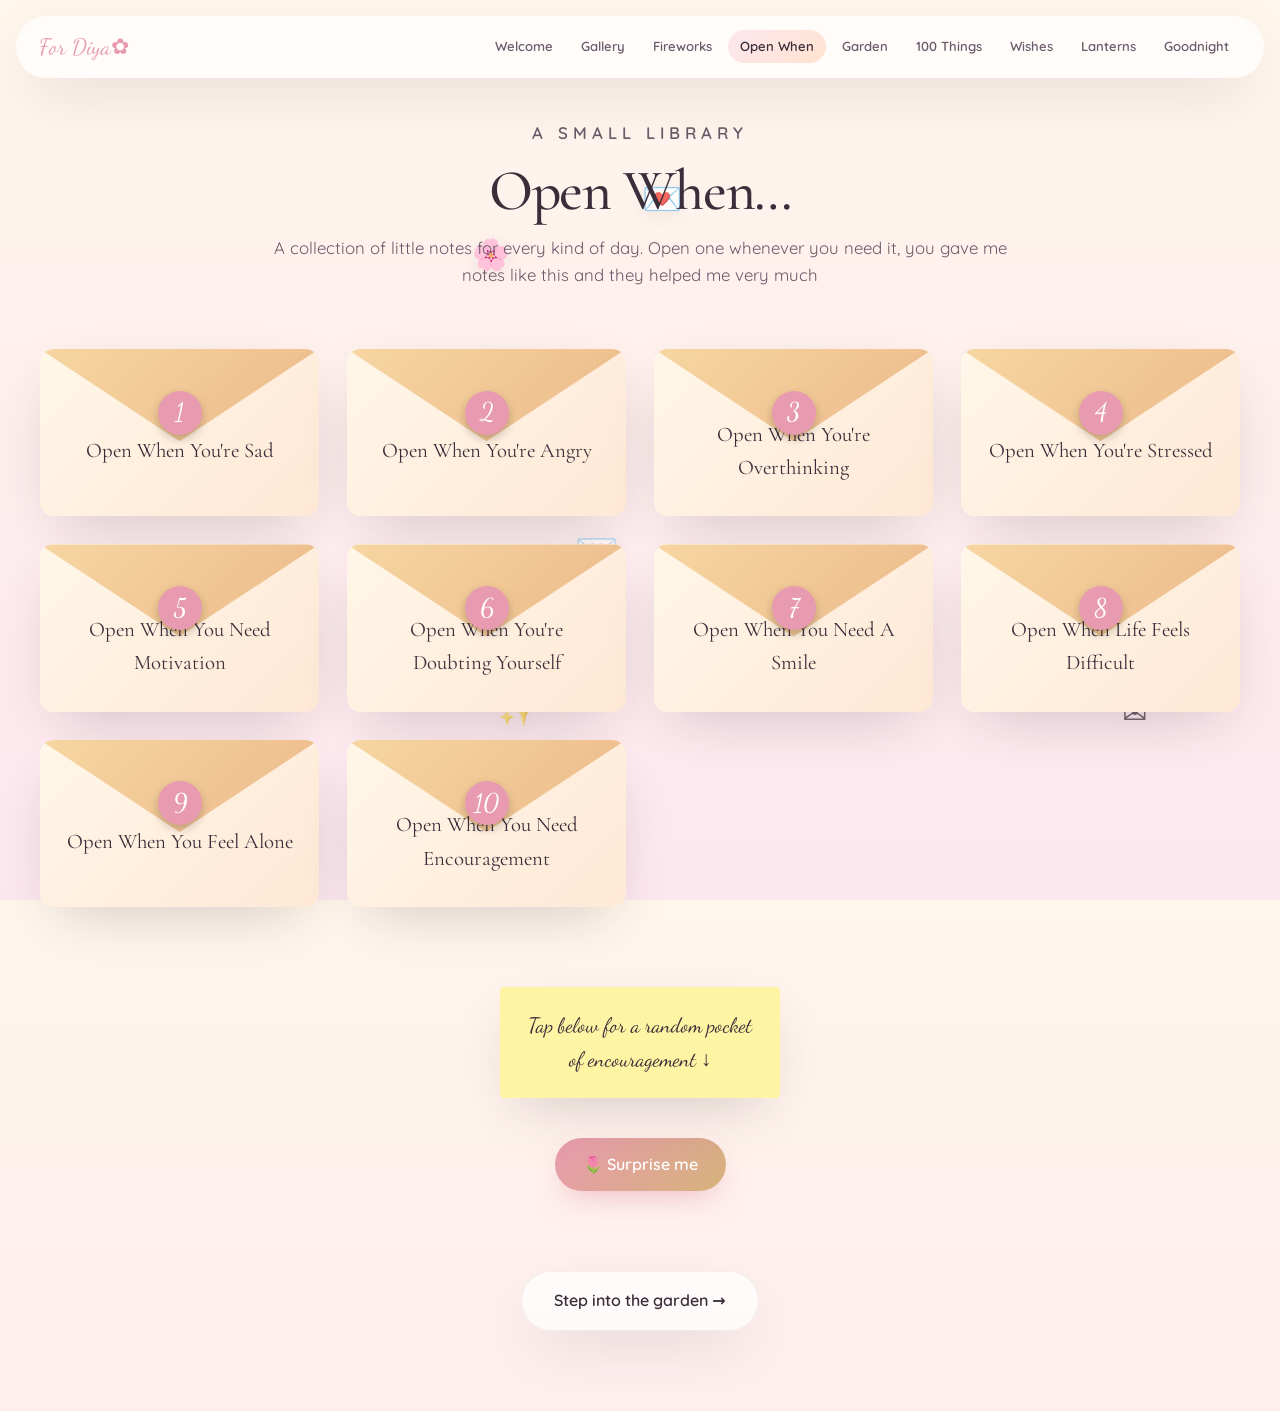
<file: letters.html>
<!DOCTYPE html>
<html lang="en">
<head>
<meta charset="UTF-8" />
<meta name="viewport" content="width=device-width, initial-scale=1" />
<title>Open When... ✉</title>
<meta name="description" content="A collection of little notes for every kind of day." />
<link rel="preconnect" href="https://fonts.googleapis.com">
<link rel="preconnect" href="https://fonts.gstatic.com" crossorigin>
<link href="https://fonts.googleapis.com/css2?family=Cormorant+Garamond:wght@400;500;600&family=Dancing+Script:wght@500;700&family=Quicksand:wght@400;500;600;700&display=swap" rel="stylesheet">
<link rel="stylesheet" href="styles.css" />
</head>
<body>
<div class="floaters"></div>

<nav class="nav">
  <a href="index.html" class="nav-brand">For Diya✿</a>
  <button class="nav-toggle" aria-label="Menu">☰</button>
  <div class="nav-links">
    <a href="index.html">Welcome</a><a href="gallery.html">Gallery</a><a href="fireworks.html">Fireworks</a><a href="letters.html">Open When</a><a href="garden.html">Garden</a><a href="wonderful.html">100 Things</a><a href="wishes.html">Wishes</a><a href="lanterns.html">Lanterns</a><a href="goodnight.html">Goodnight</a>
  </div>
</nav>

<section class="page">
  <div class="container">
    <div class="section-head reveal">
      <p class="eyebrow">A small library</p>
      <h2 class="display">Open When…</h2>
      <p>A collection of little notes for every kind of day. Open one whenever you need it, you gave me notes like this and they helped me very much</p>
    </div>

    <div class="letters-grid" id="letters"></div>

    <div class="sticky-note reveal" style="margin-top:80px">
      Tap below for a random pocket of encouragement ↓
    </div>
    <div style="text-align:center">
      <button class="btn" id="randomBtn">🌷 Surprise me</button>
    </div>

    <div class="page-footer">
      <a href="garden.html" class="next-link">Step into the garden →</a>
    </div>
  </div>
</section>

<!-- Letter modal -->
<div class="letter-modal" id="modal">
  <article class="letter">
    <button class="close" aria-label="Close" id="closeLetter">×</button>
    <h3 id="letterTitle"></h3>
    <div id="letterBody"></div>
  </article>
</div>

<script src="script.js"></script>
<script>
/* EDIT THE LETTERS HERE - keep adding or changing as you like */
const LETTERS = [
  { t: "Open When You're Sad",
    b: "Hey you - I know it feels heavy right now. Please remember that sadness is not a verdict on your life; it's weather. Let it move through. Make tea. Wrap up. Let yourself rest. You are still everything you were yesterday, just a little tired today." },
  { t: "Open When You're Angry",
    b: "Your anger is allowed. It usually means something you care about deeply got bruised. Breathe - slow, four counts in, six counts out. You don't have to fix it tonight. You're not 'too much.' You're paying attention." },
  { t: "Open When You're Overthinking",
    b: "Put it down. The thought you're holding does not get more solved by being held tighter. Step outside, look at something far away, drink a glass of water. The answer will come when you give it room to land." },
  { t: "Open When You're Stressed",
    b: "Three things matter today. Just three. Write them down - everything else can wait until tomorrow without the world ending. You are not behind. You are doing more than anyone sees." },
  { t: "Open When You Need Motivation",
    b: "Remember why you started. Remember the version of you that wanted this so badly it kept her up at night. She's still in there, and she's so proud of how far you've come. Small step. Just one. Now." },
  { t: "Open When You're Doubting Yourself",
    b: "Doubt isn't proof - it's just noise. List five things you've already survived. Now five things you've already learned. See? You're not starting from nothing. You're starting from everything." },
  { t: "Open When You Need A Smile",
    b: "Picture the most ridiculous, undignified thing that's ever made you laugh. The one you can't tell people about. Yeah. That one. There it is. Hi." },
  { t: "Open When Life Feels Difficult",
    b: "Hard seasons don't last; soft ones come back. You've made it through 100% of your worst days so far. That's a remarkable record. Be gentle with yourself today, the way you'd be gentle with someone you love." },
  { t: "Open When You Feel Alone",
    b: "You're not alone - you're just out of sight of the people who love you for a moment. They're thinking about you more than you know. Send one tiny message to one person. Watch what comes back." },
  { t: "Open When You Need Encouragement",
    b: "You are doing it. Not perfectly, not painlessly - but you are doing it. Keep going. The next chapter is being written in your favour. I promise." },
];

const RANDOM = [
  "You're allowed to take up space.",
  "The world is better with you in it.",
  "You don't have to earn rest.",
  "Soft is still strong.",
  "Your pace is the right pace.",
  "You are not behind.",
  "Someone is grateful for you today.",
];

const grid = document.getElementById("letters");
LETTERS.forEach((l, i) => {
  const el = document.createElement("div");
  el.className = "envelope"; // already on-screen, no reveal needed
  el.innerHTML = `<span class="seal">${i+1}</span><span class="label">${l.t}</span>`;
  el.addEventListener("click", () => {
    el.classList.add("open");
    setTimeout(() => openLetter(l.t, l.b), 400);
  });
  grid.appendChild(el);
});

const modal = document.getElementById("modal");
function openLetter(title, body) {
  document.getElementById("letterTitle").textContent = title;
  document.getElementById("letterBody").innerHTML = body.replace(/\n/g, "<br>");
  modal.classList.add("open");
}
document.getElementById("closeLetter").onclick = () => modal.classList.remove("open");
modal.addEventListener("click", e => { if (e.target === modal) modal.classList.remove("open"); });

document.getElementById("randomBtn").addEventListener("click", e => {
  const msg = RANDOM[Math.floor(Math.random()*RANDOM.length)];
  openLetter("A little reminder", msg);
  confettiBurst(e.clientX, e.clientY);
});

spawnFloaters(["✉️","💌","🌸","✨"], 10);
</script>
</body>
</html>
</file>
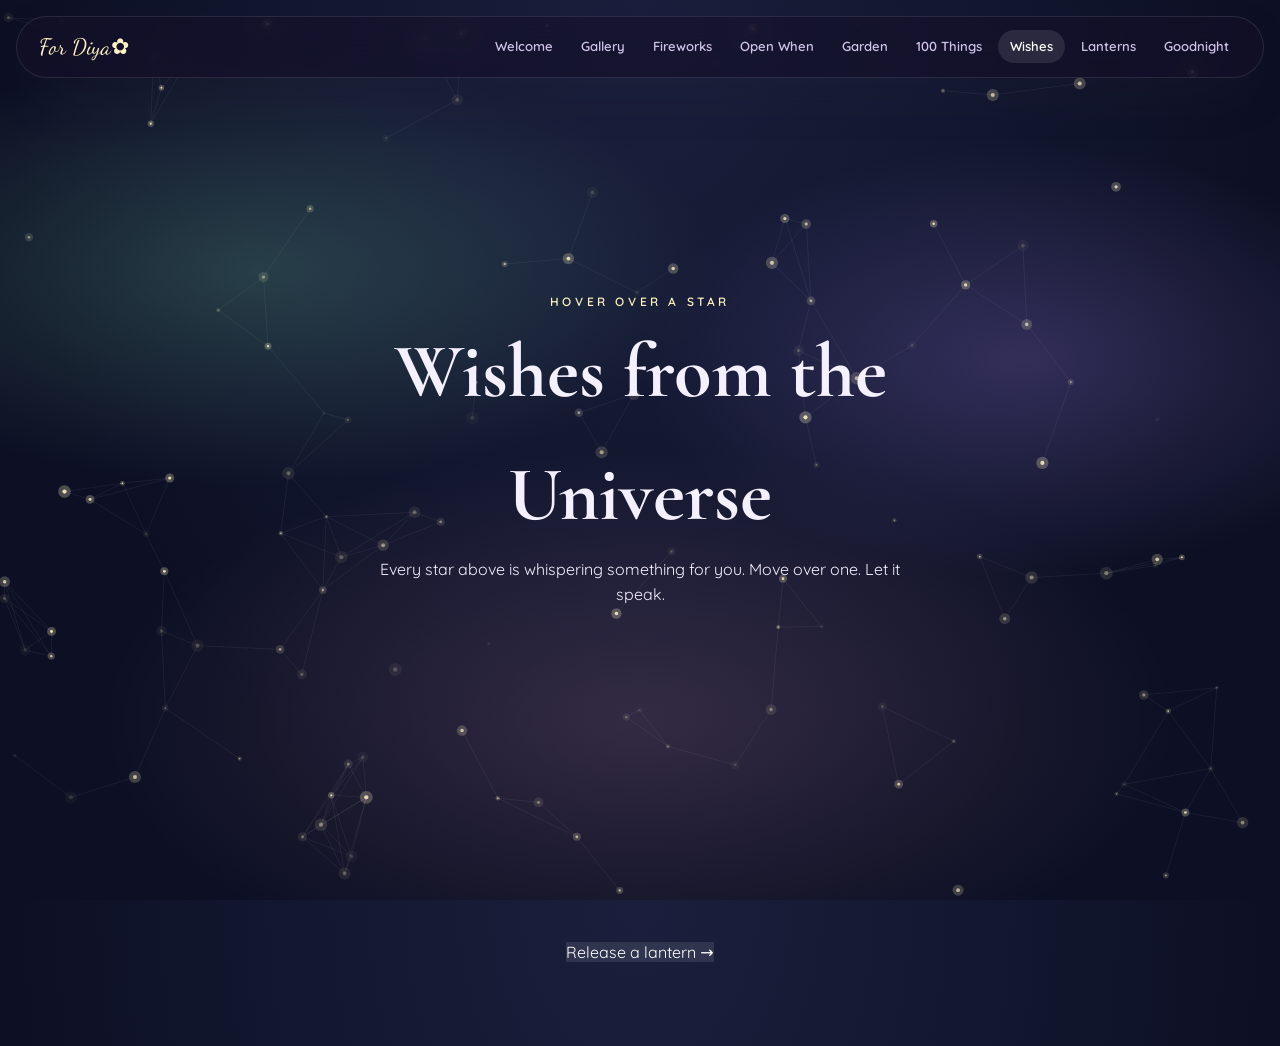
<file: wishes.html>
<!DOCTYPE html>
<html lang="en">
<head>
<meta charset="UTF-8" />
<meta name="viewport" content="width=device-width, initial-scale=1" />
<title>Wishes from the Universe ✦</title>
<meta name="description" content="The universe has something to say." />
<link rel="preconnect" href="https://fonts.googleapis.com">
<link rel="preconnect" href="https://fonts.gstatic.com" crossorigin>
<link href="https://fonts.googleapis.com/css2?family=Cormorant+Garamond:wght@400;500;600&family=Dancing+Script:wght@500;700&family=Quicksand:wght@400;500;600;700&display=swap" rel="stylesheet">
<link rel="stylesheet" href="styles.css" />
</head>
<body class="night">

<nav class="nav">
  <a href="index.html" class="nav-brand">For Diya✿</a>
  <button class="nav-toggle" aria-label="Menu">☰</button>
  <div class="nav-links">
    <a href="index.html">Welcome</a><a href="gallery.html">Gallery</a><a href="fireworks.html">Fireworks</a><a href="letters.html">Open When</a><a href="garden.html">Garden</a><a href="wonderful.html">100 Things</a><a href="wishes.html">Wishes</a><a href="lanterns.html">Lanterns</a><a href="goodnight.html">Goodnight</a>
  </div>
</nav>

<section class="sky-stage">
  <div class="aurora"></div>
  <canvas id="starsky"></canvas>
  <div class="sky-hint">
    <p class="eyebrow" id="wishes-eyebrow" style="color:var(--star)">Hover over a star</p>
    <h1>Wishes from the Universe</h1>
    <p id="wishes-desc">Every star above is whispering something for you. Move over one. Let it speak.</p>
  </div>
</section>

<div class="wish-popup" id="popup"></div>

<div style="text-align:center; padding: 40px 24px 80px; position: relative; z-index: 2;">
  <a href="lanterns.html" class="next-link" style="background: rgba(255,255,255,0.1); color:#fff; border-color: rgba(255,255,255,0.2)">Release a lantern →</a>
</div>

<script src="script.js"></script>
<script>
const WISHES = [
  "May this year surprise you in the best ways.",
  "May you discover new reasons to believe in yourself.",
  "May your favorite dreams find their way to reality.",
  "May happiness visit often and stay awhile.",
  "May your soft heart stay soft and find safe places.",
  "May you fall in love with your own life.",
  "May the right people find you.",
  "May you laugh more than you cry.",
  "May rest find you when you need it.",
  "May your courage outgrow your fear.",
  "May the world keep showing you it's worth it.",
  "May you be proud of who you're becoming.",
];

const canvas = document.getElementById("starsky");
const ctx = canvas.getContext("2d");
function fit(){canvas.width=innerWidth;canvas.height=innerHeight;}
fit(); addEventListener("resize", () => { fit(); init(); });

let stars = [];
function init() {
  stars = [];
  const count = Math.min(140, Math.floor(canvas.width * canvas.height / 9000));
  for (let i = 0; i < count; i++) {
    stars.push({
      x: Math.random() * canvas.width,
      y: Math.random() * canvas.height,
      r: Math.random() * 1.6 + 0.6,
      tw: Math.random() * Math.PI * 2,
      wish: WISHES[Math.floor(Math.random()*WISHES.length)]
    });
  }
}
init();

function draw(t) {
  ctx.clearRect(0,0,canvas.width,canvas.height);
  // constellations: connect nearest
  ctx.strokeStyle = "rgba(255,255,255,0.06)"; ctx.lineWidth = 1;
  for (let i = 0; i < stars.length; i++) {
    for (let j = i+1; j < stars.length; j++) {
      const dx = stars[i].x - stars[j].x;
      const dy = stars[i].y - stars[j].y;
      const d = Math.hypot(dx,dy);
      if (d < 90) { ctx.beginPath(); ctx.moveTo(stars[i].x, stars[i].y); ctx.lineTo(stars[j].x, stars[j].y); ctx.stroke(); }
    }
  }
  stars.forEach(s => {
    s.tw += 0.04;
    const a = 0.5 + Math.sin(s.tw) * 0.4;
    ctx.globalAlpha = a;
    ctx.fillStyle = "#fff4c2";
    ctx.beginPath(); ctx.arc(s.x, s.y, s.r, 0, Math.PI*2); ctx.fill();
    ctx.globalAlpha = a * 0.3;
    ctx.beginPath(); ctx.arc(s.x, s.y, s.r*3, 0, Math.PI*2); ctx.fill();
  });
  ctx.globalAlpha = 1;
  requestAnimationFrame(draw);
}
draw();

const popup = document.getElementById("popup");
let timer;
function showWish(text, x, y) {
  popup.textContent = text;
  popup.classList.add("show");
  clearTimeout(timer);
  timer = setTimeout(() => popup.classList.remove("show"), 3500);
}

function pickStar(x, y) {
  let best = null, bd = 36;
  for (const s of stars) {
    const d = Math.hypot(s.x - x, s.y - y);
    if (d < bd) { bd = d; best = s; }
  }
  return best;
}
canvas.addEventListener("mousemove", e => {
  const s = pickStar(e.clientX, e.clientY);
  if (s) showWish(s.wish, e.clientX, e.clientY);
});
canvas.addEventListener("click", e => {
  const s = pickStar(e.clientX, e.clientY) || stars[Math.floor(Math.random()*stars.length)];
  showWish(s.wish);
  confettiBurst(e.clientX, e.clientY);
});

/* Mobile-friendly: instant touch + adaptive hint */
const isTouch = "ontouchstart" in window || navigator.maxTouchPoints > 0;
if (isTouch) {
  document.getElementById("wishes-eyebrow").textContent = "Tap a star";
  document.getElementById("wishes-desc").textContent = "Every star above is whispering something for you. Tap one. Let it speak.";
}

let lastTouchT = 0;
let touchStartX = 0, touchStartY = 0;
canvas.addEventListener("touchstart", e => {
  const t = e.touches[0];
  touchStartX = t.clientX; touchStartY = t.clientY;
}, { passive: true });
canvas.addEventListener("touchend", e => {
  const t = e.changedTouches[0];
  const dx = t.clientX - touchStartX, dy = t.clientY - touchStartY;
  if (Math.hypot(dx, dy) > 10) return; // scroll, not a tap
  const now = Date.now();
  if (now - lastTouchT < 400) return;
  lastTouchT = now;
  const s = pickStar(t.clientX, t.clientY) || stars[Math.floor(Math.random()*stars.length)];
  showWish(s.wish);
  confettiBurst(t.clientX, t.clientY);
}, { passive: true });
</script>
</body>
</html>
</file>
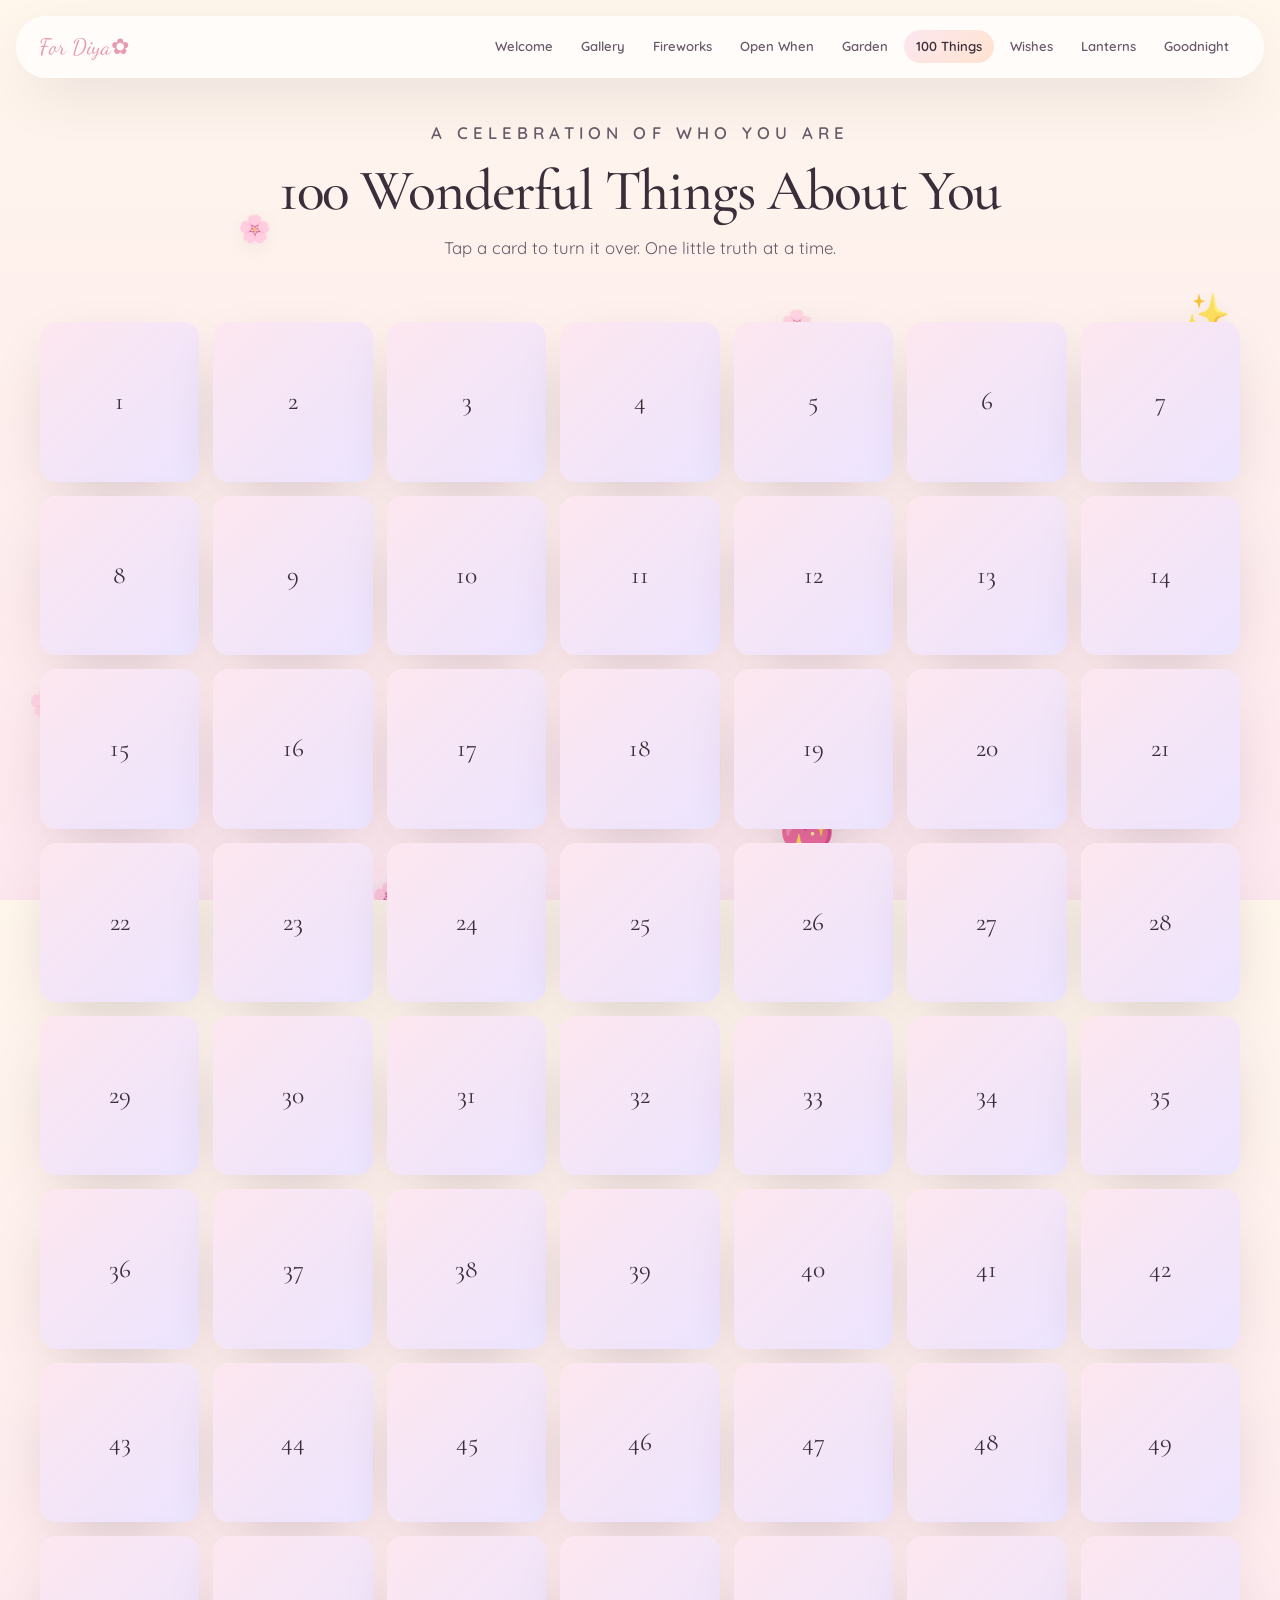
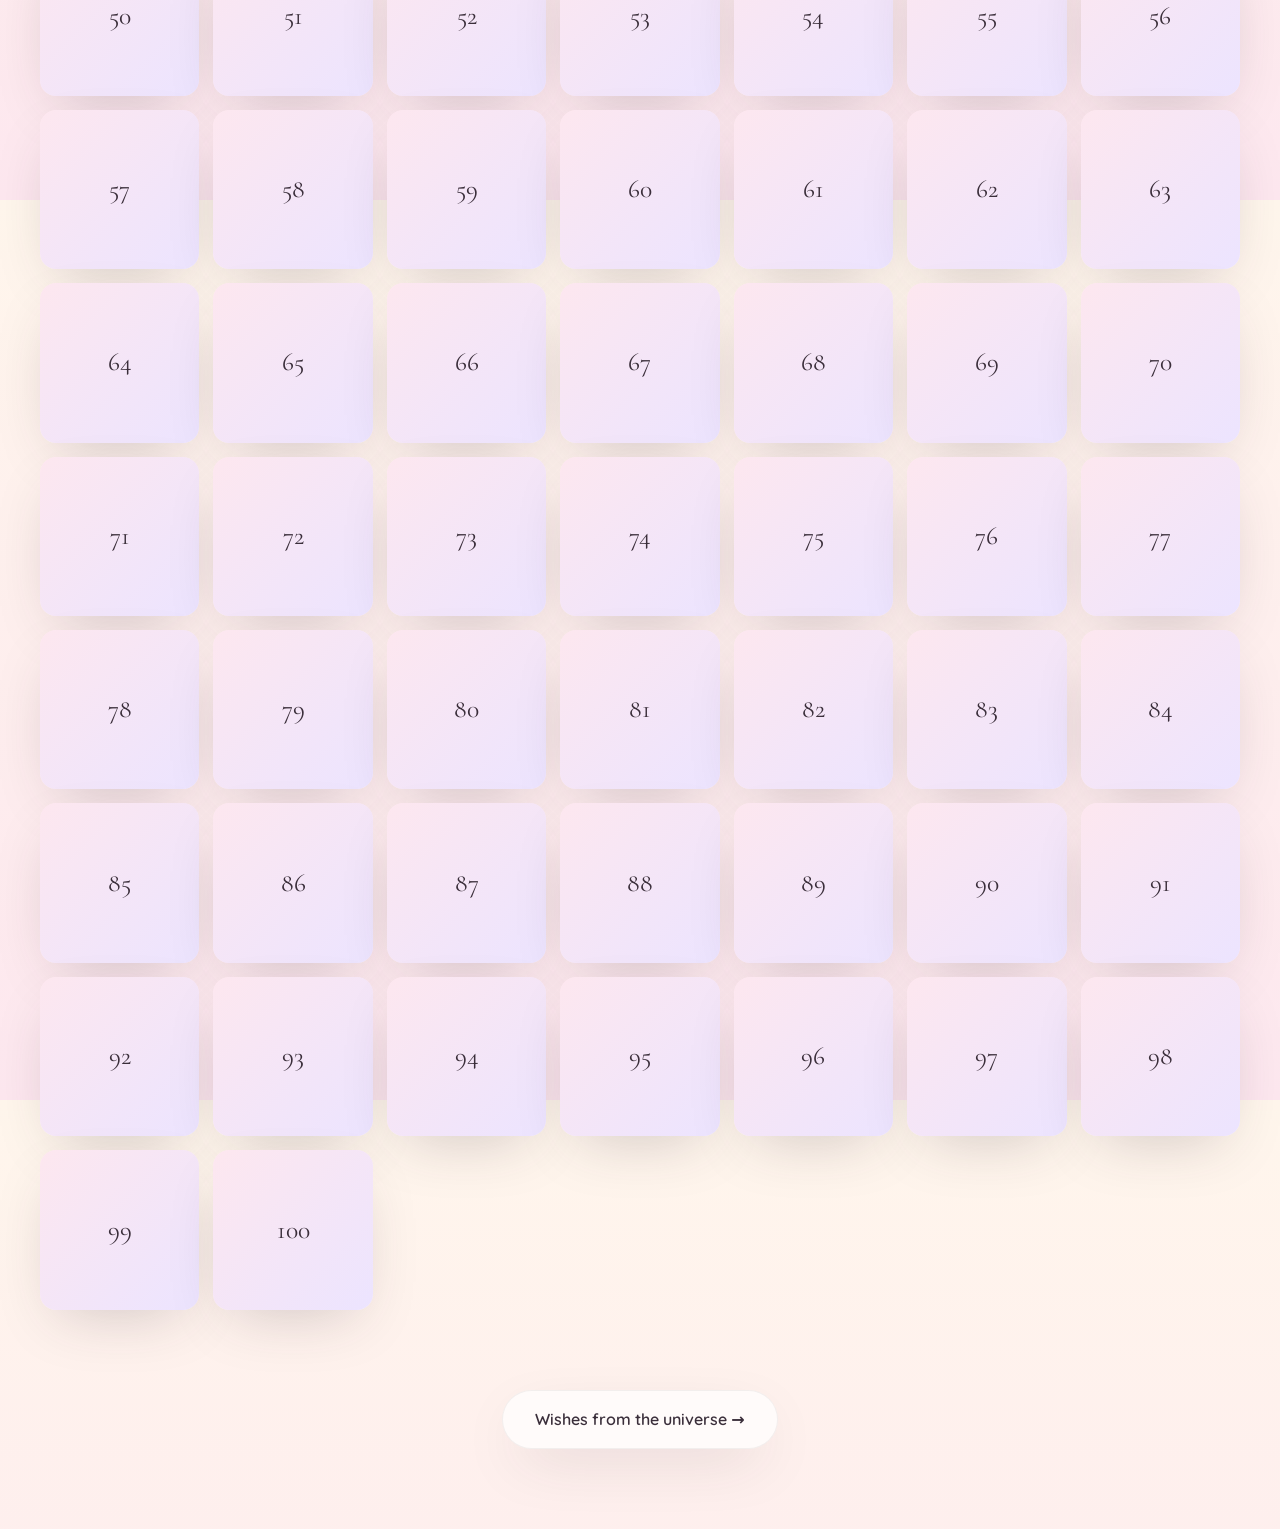
<file: wonderful.html>
<!DOCTYPE html>
<html lang="en">
<head>
<meta charset="UTF-8" />
<meta name="viewport" content="width=device-width, initial-scale=1" />
<title>100 Wonderful Things About You ✿</title>
<meta name="description" content="A celebration of who you are." />
<link rel="preconnect" href="https://fonts.googleapis.com">
<link rel="preconnect" href="https://fonts.gstatic.com" crossorigin>
<link href="https://fonts.googleapis.com/css2?family=Cormorant+Garamond:wght@400;500;600&family=Dancing+Script:wght@500;700&family=Quicksand:wght@400;500;600;700&display=swap" rel="stylesheet">
<link rel="stylesheet" href="styles.css" />
</head>
<body>
<div class="floaters"></div>

<nav class="nav">
  <a href="index.html" class="nav-brand">For Diya✿</a>
  <button class="nav-toggle" aria-label="Menu">☰</button>
  <div class="nav-links">
    <a href="index.html">Welcome</a><a href="gallery.html">Gallery</a><a href="fireworks.html">Fireworks</a><a href="letters.html">Open When</a><a href="garden.html">Garden</a><a href="wonderful.html">100 Things</a><a href="wishes.html">Wishes</a><a href="lanterns.html">Lanterns</a><a href="goodnight.html">Goodnight</a>
  </div>
</nav>

<section class="page">
  <div class="container">
    <div class="section-head reveal">
      <p class="eyebrow">A celebration of who you are</p>
      <h2 class="display">100 Wonderful Things About You</h2>
      <p>Tap a card to turn it over. One little truth at a time.</p>
    </div>

    <div class="wonder-grid" id="wonders"></div>

    <div class="page-footer">
      <a href="wishes.html" class="next-link">Wishes from the universe →</a>
    </div>
  </div>
</section>

<script src="script.js"></script>
<script>
/* EDIT this list freely. Aim for ~100 - they don't all have to be deep. */
const THINGS = [
  "Your curiosity","Your determination","Your creativity","Your resilience","Your kindness",
  "Your sense of humor","Your laugh","Your honesty","Your warmth","Your loyalty",
  "Your patience","Your courage","Your generosity","Your imagination","Your taste in music",
  "Your eye for beauty","Your handwriting","Your way with words","Your hugs","Your texts",
  "Your wisdom","Your softness","Your strength","Your style","Your dance moves",
  "Your wonder","Your spark","Your stubbornness","Your big heart","Your quiet courage",
  "Your perspective","Your boldness","Your gentleness","Your weirdness","Your wit",
  "Your empathy","Your discipline","Your spontaneity","Your standards","Your forgiveness",
  "Your memory for details","Your taste in films","Your favourite playlists","Your laugh-snort","Your impressions",
  "Your handwritten lists","Your aura","Your random facts","Your soft heart","Your loud joy",
  "Your steady hands","Your steady mind","Your big dreams","Your tiny rituals","Your appetite for life",
  "Your honest opinions","Your good taste","Your bad jokes","Your sleepy face","Your morning energy",
  "Your soft voice","Your loud confidence","Your love for rom coms","Your laugh in pictures","Your eyebrows",
  "Your hands","Your eyes","Your smile","Your kindness to strangers","Your kindness to yourself",
  "Your way of remembering birthdays","Your love for people who matter","Your favorite flowers","Your pengu","Your favourite hoodie",
  "Your lovely notes","Your podcasts","Vampire diaries","Your screenshots folder","Your camera roll",
  "Your nicknames","Your loud opinions on small things","Your strong opinions on big things","Your taste in colour","Your taste in everything",
  "Your way of caring","Your way of listening","Your way of showing up","Your way of saying sorry","Your way of saying I love you",
  "Your dreams","Your princess way","Your fight","Your softness on hard days","Your laughter on light ones",
  "Your way of making any place feel like home","Your way of being exactly, perfectly you","Your presence","Your emotional intelligence","Your love for family"
];

const grid = document.getElementById("wonders");
THINGS.forEach((t, i) => {
  const card = document.createElement("div");
  card.className = "wcard";
  card.innerHTML = `
    <div class="wcard-inner">
      <div class="wcard-front">${i+1}</div>
      <div class="wcard-back">${t}</div>
    </div>`;
  card.addEventListener("click", e => {
    card.classList.toggle("flipped");
    if (card.classList.contains("flipped")) confettiBurst(e.clientX, e.clientY);
  });
  grid.appendChild(card);
});

spawnFloaters(["✨","💖","🌸"], 10);
</script>
</body>
</html>
</file>
<file: styles.css>
/* =========================================================
   Birthday Festival - Shared Styles
   Edit color tokens & fonts here to restyle the whole site
   ========================================================= */
:root {
  --blush: #fde7ef;
  --peach: #ffe3d0;
  --cream: #fff6ec;
  --lavender: #ece4ff;
  --mint: #e2f5ec;
  --sky: #e1efff;
  --gold: #d6b27a;
  --rose: #e89bb0;
  --ink: #3a2e3a;
  --ink-soft: #6a5a6a;
  --night: #0d1024;
  --night-2: #1a1f3d;
  --star: #fff4c2;
  --shadow: 0 20px 60px -20px rgba(58, 46, 58, 0.25);
  --radius: 22px;
  --font-display: "Cormorant Garamond", "Playfair Display", Georgia, serif;
  --font-script: "Dancing Script", "Pinyon Script", cursive;
  --font-body: "Quicksand", "Nunito", system-ui, sans-serif;
}

* { box-sizing: border-box; margin: 0; padding: 0; }
html, body { height: 100%; }
body {
  font-family: var(--font-body);
  color: var(--ink);
  background: linear-gradient(180deg, var(--cream) 0%, var(--blush) 100%);
  line-height: 1.6;
  overflow-x: hidden;
  -webkit-font-smoothing: antialiased;
}
img { max-width: 100%; display: block; }
a { color: inherit; text-decoration: none; }
button { font: inherit; cursor: pointer; border: none; background: none; color: inherit; }

/* ---------- NAVIGATION ---------- */
.nav {
  position: fixed; inset: 16px 16px auto 16px;
  z-index: 100;
  display: flex; justify-content: space-between; align-items: center;
  padding: 12px 22px;
  background: rgba(255,255,255,0.7);
  backdrop-filter: blur(14px); -webkit-backdrop-filter: blur(14px);
  border: 1px solid rgba(255,255,255,0.6);
  border-radius: 999px;
  box-shadow: var(--shadow);
}
.nav-brand { font-family: var(--font-script); font-size: 1.4rem; color: var(--rose); }
.nav-toggle { display: none; font-size: 1.4rem; }
.nav-links { display: flex; gap: 4px; flex-wrap: wrap; }
.nav-links a {
  padding: 6px 12px; border-radius: 999px; font-size: 0.82rem; font-weight: 600;
  color: var(--ink-soft); transition: all 0.25s;
}
.nav-links a:hover, .nav-links a.active {
  background: linear-gradient(135deg, var(--blush), var(--peach));
  color: var(--ink);
}
@media (max-width: 880px) {
  .nav-toggle { display: block; }
  .nav-links {
    position: absolute; top: 100%; right: 0; margin-top: 10px;
    flex-direction: column; align-items: stretch;
    background: rgba(255,255,255,0.95); backdrop-filter: blur(14px);
    border-radius: 22px; padding: 12px; min-width: 200px;
    box-shadow: var(--shadow);
    display: none;
  }
  .nav-links.open { display: flex; }
}

/* ---------- TYPOGRAPHY ---------- */
.display { font-family: var(--font-display); font-weight: 500; letter-spacing: -0.02em; line-height: 1.05; }
.script  { font-family: var(--font-script); }
.eyebrow { text-transform: uppercase; letter-spacing: 0.3em; font-size: 0.75rem; color: var(--rose); font-weight: 600; }

/* ---------- BUTTONS ---------- */
.btn {
  display: inline-flex; align-items: center; gap: 8px;
  padding: 14px 28px; border-radius: 999px; font-weight: 600;
  background: linear-gradient(135deg, var(--rose), var(--gold));
  color: white; box-shadow: 0 12px 30px -10px rgba(232,155,176,0.7);
  transition: transform 0.3s, box-shadow 0.3s;
}
.btn:hover { transform: translateY(-2px); box-shadow: 0 18px 40px -10px rgba(232,155,176,0.8); }
.btn.ghost {
  background: rgba(255,255,255,0.7); color: var(--ink);
  border: 1px solid rgba(0,0,0,0.06);
  box-shadow: var(--shadow);
}

/* ---------- COMMON LAYOUT ---------- */
.page { min-height: 100vh; padding: 120px 24px 80px; position: relative; }
.container { max-width: 1200px; margin: 0 auto; position: relative; z-index: 2; }
.section-head { text-align: center; max-width: 760px; margin: 0 auto 60px; }
.section-head h2 { font-size: clamp(2.2rem, 5vw, 3.6rem); margin: 14px 0; }
.section-head p { color: var(--ink-soft); font-size: 1.05rem; }

/* ---------- FLOATING DECORATIONS ---------- */
.floaters { position: fixed; inset: 0; pointer-events: none; z-index: 1; overflow: hidden; }
.floater {
  position: absolute; opacity: 0.7; animation: float 14s ease-in-out infinite;
  font-size: 28px; filter: drop-shadow(0 4px 10px rgba(0,0,0,0.08));
}
@keyframes float {
  0%, 100% { transform: translateY(0) rotate(0deg); }
  50% { transform: translateY(-30px) rotate(8deg); }
}

/* ---------- FADE IN ON SCROLL ---------- */
.reveal { opacity: 0; transform: translateY(24px); transition: opacity 0.9s ease, transform 0.9s ease; }
.reveal.visible { opacity: 1; transform: translateY(0); }

/* ---------- FOOTER LINK ---------- */
.page-footer {
  margin-top: 80px; text-align: center;
}
.page-footer .next-link {
  display: inline-block; padding: 16px 32px; border-radius: 999px;
  background: rgba(255,255,255,0.7); border: 1px solid rgba(0,0,0,0.05);
  font-weight: 600; box-shadow: var(--shadow); transition: transform 0.3s;
}
.page-footer .next-link:hover { transform: translateY(-3px); }

/* ---------- CONFETTI / CANVAS ---------- */
.fx-canvas { position: fixed; inset: 0; pointer-events: none; z-index: 50; }

/* =========================================================
   PAGE 1 - WELCOME
   ========================================================= */
.hero {
  min-height: 100vh; display: grid; place-items: center; text-align: center;
  position: relative; padding: 120px 24px 80px;
}
.hero h1 {
  font-size: clamp(3rem, 9vw, 7rem);
  background: linear-gradient(135deg, var(--rose) 0%, var(--gold) 60%, var(--rose) 100%);
  -webkit-background-clip: text; background-clip: text; color: transparent;
  animation: fadeUp 1.4s 0.2s both;
}
.hero .subtitle {
  font-family: var(--font-script);
  font-size: clamp(1.5rem, 3vw, 2.4rem);
  color: var(--rose); margin-top: 8px;
  animation: fadeUp 1.4s 0.5s both;
}
.hero .msg {
  max-width: 640px; margin: 30px auto;
  font-size: clamp(1rem, 1.6vw, 1.2rem); color: var(--ink-soft);
  animation: fadeUp 1.4s 0.8s both;
}
.hero .cta { animation: fadeUp 1.4s 1.1s both; }
@keyframes fadeUp { from { opacity: 0; transform: translateY(30px); } to { opacity: 1; transform: translateY(0); } }

.countdown { display: flex; gap: 14px; justify-content: center; margin: 30px 0; flex-wrap: wrap;
  animation: fadeUp 1.4s 0.9s both;
}
.countdown .cell {
  min-width: 80px; padding: 16px 18px;
  background: rgba(255,255,255,0.7); backdrop-filter: blur(12px);
  border-radius: 18px; box-shadow: var(--shadow);
}
.countdown .num { font-family: var(--font-display); font-size: 2.2rem; line-height: 1; }
.countdown .lbl { font-size: 0.7rem; text-transform: uppercase; letter-spacing: 0.2em; color: var(--ink-soft); margin-top: 4px; }

.scrapbook {
  columns: 4 240px;
  column-gap: 22px;
  margin-top: 60px;
}
.polaroid {
  break-inside: avoid;
  display: inline-block; width: 100%;
  background: white; padding: 14px 14px 50px; border-radius: 6px;
  box-shadow: var(--shadow); transform: rotate(var(--rot, -2deg));
  transition: transform 0.4s ease;
  position: relative;
  margin-bottom: 22px;
}
.polaroid:hover { transform: rotate(0) translateY(-6px) scale(1.03); }
.polaroid .photo {
  border-radius: 4px;
  background: #fff;
  overflow: hidden;
  line-height: 0;
}
.polaroid .photo img, .polaroid .photo video {
  width: 100%; height: auto; display: block;
}



.polaroid .caption {
  position: absolute; bottom: 14px; left: 0; right: 0; text-align: center;
  font-family: var(--font-script); color: var(--ink-soft); font-size: 1.1rem;
}

/* =========================================================
   PAGE 2 - GALLERY
   ========================================================= */
.gallery-grid {
  columns: 4 240px; column-gap: 22px;
}
.gallery-card {
  break-inside: avoid; margin-bottom: 22px;
  background: white; border-radius: var(--radius);
  padding: 18px; box-shadow: var(--shadow);
  transition: transform 0.4s, box-shadow 0.4s;
  position: relative;
}
.gallery-card:hover { transform: translateY(-6px) rotate(-0.5deg); }
.gallery-card .tag {
  display: inline-block; padding: 4px 12px; border-radius: 999px;
  font-size: 0.7rem; font-weight: 700; text-transform: uppercase; letter-spacing: 0.12em;
  background: linear-gradient(135deg, var(--blush), var(--lavender));
  color: var(--ink); margin-bottom: 12px;
}
.gallery-card h3 { font-family: var(--font-display); font-size: 1.4rem; margin-bottom: 8px; }
.gallery-card p { color: var(--ink-soft); font-size: 0.95rem; }
.gallery-card .moodboard {
  aspect-ratio: 4/3; border-radius: 14px; margin-top: 12px;
  background: linear-gradient(135deg, var(--peach), var(--blush));
  display: grid; place-items: center; color: var(--rose);
  font-family: var(--font-script); font-size: 1.4rem;
}
.gallery-card .moodboard.tall { aspect-ratio: 3/4; }

/* =========================================================
   PAGE 3 - FIREWORKS
   ========================================================= */
body.night {
  background: radial-gradient(ellipse at 50% 0%, #1a1f3d 0%, #0d1024 70%);
  color: #f5f0ff;
}
body.night .nav { background: rgba(20,16,40,0.6); border-color: rgba(255,255,255,0.1); }
body.night .nav-links a { color: #cfc4e8; }
body.night .nav-links a:hover, body.night .nav-links a.active { background: rgba(255,255,255,0.1); color: white; }
body.night .nav-brand { color: var(--star); }

.fireworks-stage {
  min-height: 100vh; position: relative; overflow: hidden;
  display: grid; place-items: center; text-align: center;
}
#fireworks { position: absolute; inset: 0; z-index: 1; cursor: crosshair; }
.fw-hint {
  position: relative; z-index: 2; color: #ffe; max-width: 600px; padding: 24px;
}
.fw-hint h1 { font-family: var(--font-display); font-size: clamp(2.5rem, 6vw, 5rem); }
.fw-hint p { opacity: 0.9; margin-top: 12px; }
.wishes {
  position: relative; z-index: 2; display: grid; gap: 14px;
  margin-top: 40px; max-width: 700px;
}
.wish {
  padding: 14px 22px; background: rgba(255,255,255,0.08);
  border: 1px solid rgba(255,255,255,0.15); border-radius: 14px;
  backdrop-filter: blur(6px); font-family: var(--font-display); font-size: 1.2rem;
}

.shooting-star {
  position: absolute; width: 2px; height: 2px;
  background: white; border-radius: 50%;
  box-shadow: 0 0 6px 2px white;
}
.shooting-star::after {
  content: ""; position: absolute; top: 0; left: 0;
  width: 100px; height: 1px;
  background: linear-gradient(90deg, white, transparent);
  transform: translateX(-100px);
}

/* =========================================================
   PAGE 4 - OPEN WHEN
   ========================================================= */
.letters-grid {
  display: grid; grid-template-columns: repeat(auto-fill, minmax(260px, 1fr));
  gap: 28px;
}
.envelope {
  position: relative; aspect-ratio: 5/3;
  border-radius: 14px; cursor: pointer;
  background: linear-gradient(135deg, #fff7e8, #ffe8d6);
  box-shadow: var(--shadow);
  overflow: hidden;
  transition: transform 0.4s;
  display: grid; place-items: center; text-align: center;
  padding: 24px;
}
.envelope:hover { transform: translateY(-6px) rotate(-1deg); }
.envelope::before {
  content: ""; position: absolute; top: 0; left: 0; right: 0; height: 55%;
  background: linear-gradient(135deg, #f6d6a1, #ecb98a);
  clip-path: polygon(0 0, 100% 0, 50% 100%);
  transform-origin: top; transition: transform 0.7s ease;
}
.envelope.open::before { transform: rotateX(180deg); }
.envelope .seal {
  position: absolute; top: 38%; left: 50%; transform: translate(-50%, -50%);
  width: 44px; height: 44px; border-radius: 50%;
  background: var(--rose); color: white;
  display: grid; place-items: center; font-family: var(--font-script);
  font-size: 1.6rem; z-index: 3; box-shadow: 0 4px 10px rgba(0,0,0,0.2);
  transition: opacity 0.3s;
}
.envelope.open .seal { opacity: 0; }
.envelope .label {
  position: relative; z-index: 2; margin-top: 36px;
  font-family: var(--font-display); font-size: 1.3rem; color: var(--ink);
}

.letter-modal {
  position: fixed; inset: 0; background: rgba(20,15,25,0.65);
  backdrop-filter: blur(8px); z-index: 200;
  display: none; align-items: center; justify-content: center; padding: 24px;
}
.letter-modal.open { display: flex; animation: fadeIn 0.4s; }
@keyframes fadeIn { from { opacity: 0; } to { opacity: 1; } }
.letter {
  max-width: 600px; width: 100%; padding: 50px 44px;
  background: #fffaf2;
  background-image:
    repeating-linear-gradient(transparent, transparent 31px, rgba(232,155,176,0.15) 32px);
  border-radius: 14px; box-shadow: 0 30px 80px rgba(0,0,0,0.4);
  font-family: var(--font-script); font-size: 1.5rem; line-height: 1.6;
  color: var(--ink); position: relative;
  max-height: 80vh; overflow-y: auto;
  animation: pop 0.5s ease;
}
@keyframes pop { from { transform: scale(0.85); opacity: 0; } to { transform: scale(1); opacity: 1; } }
.letter h3 { font-family: var(--font-display); font-size: 1.6rem; color: var(--rose); margin-bottom: 16px; }
.letter .close {
  position: absolute; top: 14px; right: 18px;
  font-size: 1.8rem; color: var(--ink-soft); font-family: var(--font-body);
}

.sticky-note {
  background: #fff4a3; padding: 22px; border-radius: 4px;
  transform: rotate(-2deg); box-shadow: var(--shadow);
  font-family: var(--font-script); font-size: 1.3rem;
  max-width: 280px; margin: 40px auto; text-align: center;
}

/* =========================================================
   PAGE 5 - GARDEN
   ========================================================= */
body.garden { background: linear-gradient(180deg, #f0f8ee 0%, #e7f0e3 100%); }
.garden-grid {
  display: grid; grid-template-columns: repeat(auto-fit, minmax(220px, 1fr));
  gap: 30px; padding: 20px;
}
.flower {
  aspect-ratio: 1/1; position: relative;
  display: grid; place-items: center;
  cursor: pointer; transition: transform 0.4s;
}
.flower:hover { transform: scale(1.08) rotate(-3deg); }
.flower svg { width: 80%; height: 80%; filter: drop-shadow(0 8px 20px rgba(0,0,0,0.12)); }
.flower .compliment {
  position: absolute; bottom: -10px; left: 50%; transform: translate(-50%, 10px);
  opacity: 0; transition: all 0.4s;
  background: white; padding: 10px 18px; border-radius: 999px;
  font-family: var(--font-script); font-size: 1.05rem; color: var(--ink);
  box-shadow: var(--shadow); white-space: nowrap; pointer-events: none;
  z-index: 5;
}
.flower:hover .compliment { opacity: 1; transform: translate(-50%, 0); }
.flower.sunflower { transform: scale(1.1); }
.flower.sunflower::after {
  content: "★ centerpiece"; position: absolute; top: -8px; right: 0;
  font-size: 0.7rem; color: var(--gold); font-weight: 700; letter-spacing: 0.1em;
}

/* swaying */
.sway { animation: sway 5s ease-in-out infinite; transform-origin: bottom center; }
@keyframes sway { 0%,100% { transform: rotate(-3deg); } 50% { transform: rotate(3deg); } }

/* tap-to-reveal compliment on touch devices */
.flower.active { transform: scale(1.08) rotate(-3deg); }
.flower.active .compliment { opacity: 1; transform: translate(-50%, 0); }

/* =========================================================
   THE BOUQUET - florist hand-tied arrangement
   ========================================================= */
.bouquet-section {
  margin: 110px auto 20px;
  text-align: center;
  max-width: 760px;
  padding: 0 14px;
}
.bouquet-title { font-size: clamp(1.7rem, 5vw, 2.6rem); margin: 10px 0 6px; }
.bouquet-sub   { opacity: 0.75; margin-bottom: 40px; font-size: 0.98rem; }

.bouquet {
  position: relative;
  width: min(460px, 92vw);
  aspect-ratio: 1 / 1.05;
  margin: 0 auto;
  filter: drop-shadow(0 50px 60px rgba(120, 90, 60, 0.22));
}

/* Soft warm halo behind the whole arrangement */
.bouquet-halo {
  position: absolute;
  left: 50%; top: 38%;
  width: 110%; height: 80%;
  transform: translate(-50%, -50%);
  background: radial-gradient(ellipse at center,
    rgba(255, 226, 198, 0.55) 0%,
    rgba(255, 226, 198, 0.18) 40%,
    transparent 70%);
  filter: blur(8px);
  pointer-events: none;
  opacity: 0;
  transition: opacity 1.2s ease 0.2s;
}

/* ---------- Kraft paper - back flap (visible above the front cone) ---------- */
.bouquet-paper-back {
  position: absolute;
  left: 22%; right: 22%;
  top: 48%; bottom: 10%;
  /* gentle small fan peeking behind the front cone */
  clip-path: polygon(0% 8%, 50% 0%, 100% 8%, 78% 100%, 22% 100%);
  background:
    radial-gradient(ellipse at 50% 0%, rgba(255,255,255,0.45) 0%, transparent 55%),
    linear-gradient(160deg, #eed4b3 0%, #cda878 55%, #a47644 100%);
  box-shadow: inset 0 -16px 24px rgba(120, 70, 30, 0.22);
  opacity: 0;
  transform: translateY(20px) scale(0.97);
  transition: opacity 0.9s ease 0.6s, transform 0.9s ease 0.6s;
  z-index: 2;
}
.bouquet-paper-back::after {
  content: "";
  position: absolute; inset: 0;
  clip-path: inherit;
  background:
    repeating-linear-gradient(96deg, transparent 0 16px, rgba(120,70,30,0.07) 16px 17px);
  mix-blend-mode: multiply;
}

/* ---------- Kraft paper - front cone (the main wrap) ---------- */
.bouquet-paper-front {
  position: absolute;
  left: 0; right: 0;
  top: 54%; bottom: 8%;
  /* tapered cone, narrower than the back flap */
  clip-path: polygon(20% 0%, 80% 0%, 58% 100%, 42% 100%);
  background:
    radial-gradient(ellipse at 50% 0%, rgba(255,255,255,0.55) 0%, transparent 50%),
    linear-gradient(150deg, #faeed6 0%, #ecd0a5 50%, #c89860 100%);
  box-shadow: inset 0 -16px 26px rgba(120, 70, 30, 0.22);
  opacity: 0;
  transform: translateY(30px) scale(0.96);
  transition: opacity 0.9s ease 0.8s, transform 0.9s ease 0.8s;
}
/* crinkle highlights */
.bouquet-paper-front::before {
  content: "";
  position: absolute; inset: 0;
  clip-path: inherit;
  background:
    linear-gradient(102deg, transparent 49%, rgba(255,255,255,0.45) 50%, transparent 51%) 12% 0/35% 100%,
    linear-gradient(78deg,  transparent 49%, rgba(120,70,30,0.18)  50%, transparent 51%) 48% 0/30% 100%,
    linear-gradient(108deg, transparent 49%, rgba(255,255,255,0.32) 50%, transparent 51%) 78% 0/22% 100%;
  background-repeat: no-repeat;
  mix-blend-mode: overlay;
}
/* faint paper weave */
.bouquet-paper-front::after {
  content: "";
  position: absolute; inset: 0;
  clip-path: inherit;
  background:
    repeating-linear-gradient(95deg, transparent 0 16px, rgba(120,70,30,0.06) 16px 17px),
    repeating-linear-gradient(85deg, transparent 0 20px, rgba(120,70,30,0.05) 20px 21px);
}
/* a slightly darker inner-cone shadow to add depth */
.bouquet-paper-front--inner {
  top: 58%;
  bottom: 8%;
  clip-path: polygon(28% 0%, 72% 0%, 54% 100%, 46% 100%);
  background:
    linear-gradient(180deg, rgba(120,70,30,0.22) 0%, rgba(120,70,30,0) 60%),
    linear-gradient(150deg, #d6b27e 0%, #a87a44 100%);
  box-shadow: none;
  transition-delay: 1s;
}

/* ---------- Jute twine at the neck ---------- */
.bouquet-twine {
  position: absolute;
  left: 22%; right: 22%;
  top: 53%;
  height: 9px;
  background:
    repeating-linear-gradient(45deg,
      #8a6638 0 2px, #b88a55 2px 4px, #6f4f2a 4px 6px, #a07a4b 6px 8px);
  border-radius: 4px;
  box-shadow:
    0 3px 6px rgba(80,50,20,0.35),
    inset 0 1px 1px rgba(255,255,255,0.2),
    inset 0 -2px 2px rgba(50,25,5,0.35);
  opacity: 0;
  transition: opacity 0.6s ease 1.3s;
  z-index: 5;
}

/* ---------- Silk ribbon tails draping down over the wrap ---------- */
.bouquet-ribbon-tail {
  position: absolute;
  top: 54%;
  width: 11px;
  height: 30%;
  background: linear-gradient(180deg, #ec88a8 0%, #c75678 55%, #8e2f4e 100%);
  box-shadow: inset 1px 0 1px rgba(255,255,255,0.4), 0 4px 8px rgba(150,60,90,0.25);
  opacity: 0;
  transition: opacity 0.7s ease 1.5s, transform 0.7s ease 1.5s;
  transform-origin: top center;
  z-index: 5;
}
.bouquet-ribbon-tail--l {
  left: 46%;
  transform: rotate(-10deg) translateY(6px);
  clip-path: polygon(0 0, 100% 0, 100% 90%, 50% 100%, 0 90%);
}
.bouquet-ribbon-tail--r {
  left: 53%;
  transform: rotate(10deg) translateY(6px);
  clip-path: polygon(0 0, 100% 0, 100% 90%, 50% 100%, 0 90%);
}

/* ---------- Bow loops + knot ---------- */
.bouquet-bow {
  position: absolute;
  left: 50%; top: 50%;
  width: 78px; height: 34px;
  transform: translate(-50%, -50%) scale(0.85);
  opacity: 0;
  transition: opacity 0.6s ease 1.7s, transform 0.6s ease 1.7s;
  z-index: 5;
}
.bouquet-bow .loop {
  position: absolute;
  top: 0;
  width: 34px; height: 32px;
  background: radial-gradient(ellipse at 35% 50%, #f6a8c0 0%, #d9678a 55%, #a23f60 100%);
  box-shadow: inset 0 2px 4px rgba(255,255,255,0.35), 0 4px 8px rgba(150,60,90,0.3);
}
.bouquet-bow .loop-l {
  left: 0;
  border-radius: 70% 30% 60% 40% / 60% 60% 40% 40%;
  transform: rotate(-14deg);
}
.bouquet-bow .loop-r {
  right: 0;
  border-radius: 30% 70% 40% 60% / 60% 60% 40% 40%;
  transform: rotate(14deg);
}
.bouquet-knot {
  position: absolute;
  left: 50%; top: 50%;
  width: 14px; height: 20px;
  transform: translate(-50%, -50%);
  background: linear-gradient(180deg, #b54a6c, #7d2f48);
  border-radius: 4px;
  box-shadow: inset 0 1px 2px rgba(255,255,255,0.35), 0 2px 3px rgba(80,30,50,0.4);
  z-index: 2;
}

/* ---------- Tag ---------- */
.bouquet-tag {
  position: absolute;
  left: 50%; bottom: 1%;
  transform: translateX(-50%);
  font-family: var(--font-script);
  font-size: clamp(1.05rem, 3vw, 1.4rem);
  color: #6b3a4f;
  opacity: 0;
  transition: opacity 0.6s ease 1.9s;
  text-shadow: 0 1px 2px rgba(255,255,255,0.6);
  white-space: nowrap;
}

/* ---------- Flowers ---------- */
.bouquet-flowers { position: absolute; inset: 0; z-index: 4; }
.b-flower {
  position: absolute;
  width: 24%;
  aspect-ratio: 1/1;
  transform: translate(-50%, -50%) scale(0) rotate(var(--br));
  opacity: 0;
  transition: transform 1.1s cubic-bezier(.34,1.56,.64,1), opacity 0.8s ease;
  transition-delay: var(--delay);
  filter: drop-shadow(0 4px 6px rgba(80,40,30,0.18));
}
.b-flower svg { width: 100%; height: 100%; display: block; }
.b-flower.focal  { width: 30%; filter: drop-shadow(0 6px 10px rgba(80,40,30,0.28)); }
.b-flower.bb     { width: 16%; opacity: 0; filter: drop-shadow(0 2px 3px rgba(255,255,255,0.6)); }
.b-flower.euca   { width: 22%; opacity: 0; filter: drop-shadow(0 3px 5px rgba(60,80,40,0.22)); }

.bouquet-section.bloomed .b-flower {
  transform: translate(-50%, -50%) scale(var(--bs)) rotate(var(--br));
  opacity: 1;
}
.bouquet-section.bloomed .bouquet-halo         { opacity: 1; }
.bouquet-section.bloomed .bouquet-paper-back,
.bouquet-section.bloomed .bouquet-paper-front  { opacity: 1; transform: translateY(0) scale(1); }
.bouquet-section.bloomed .bouquet-twine        { opacity: 1; }
.bouquet-section.bloomed .bouquet-ribbon-tail--l { opacity: 0.95; transform: rotate(-14deg) translateY(0); }
.bouquet-section.bloomed .bouquet-ribbon-tail--r { opacity: 0.95; transform: rotate( 12deg) translateY(0); }
.bouquet-section.bloomed .bouquet-bow          { opacity: 1; transform: translate(-50%, -50%) scale(1); }
.bouquet-section.bloomed .bouquet-tag          { opacity: 1; }

/* Garden mobile polish */
@media (max-width: 640px) {
  .garden-grid {
    grid-template-columns: repeat(2, 1fr);
    gap: 18px;
    padding: 10px 4px;
  }
  .flower .compliment {
    font-size: 0.82rem;
    padding: 7px 12px;
    white-space: normal;
    max-width: 70vw;
    width: max-content;
    text-align: center;
    line-height: 1.25;
  }
  .flower.sunflower::after { font-size: 0.6rem; }
  .bouquet-section { margin-top: 70px; }
}



/* =========================================================
   PAGE 6 - 100 WONDERFUL THINGS
   ========================================================= */
.wonder-grid {
  display: grid; grid-template-columns: repeat(auto-fill, minmax(140px, 1fr));
  gap: 14px;
}
.wcard {
  aspect-ratio: 1/1; perspective: 700px; cursor: pointer;
}
.wcard-inner {
  position: relative; width: 100%; height: 100%;
  transform-style: preserve-3d; transition: transform 0.7s;
}
.wcard.flipped .wcard-inner { transform: rotateY(180deg); }
.wcard-front, .wcard-back {
  position: absolute; inset: 0; backface-visibility: hidden;
  border-radius: 16px; display: grid; place-items: center; padding: 12px; text-align: center;
  box-shadow: var(--shadow);
}
.wcard-front {
  background: linear-gradient(135deg, var(--blush), var(--lavender));
  color: var(--ink); font-family: var(--font-display); font-size: 1.6rem;
}
.wcard-back {
  background: white; transform: rotateY(180deg);
  font-family: var(--font-script); font-size: 1.15rem; color: var(--rose);
}

/* =========================================================
   PAGE 7 - WISHES (NIGHT SKY)
   ========================================================= */
.sky-stage {
  min-height: 100vh; position: relative; overflow: hidden;
  display: grid; place-items: center; text-align: center;
}
#starsky { position: absolute; inset: 0; z-index: 1; cursor: pointer; touch-action: pan-y; }
.sky-hint { position: relative; z-index: 2; color: #f5f0ff; padding: 24px; max-width: 600px; pointer-events: none; }
.sky-hint h1 { font-family: var(--font-display); font-size: clamp(2.5rem, 6vw, 5rem); }

.wish-popup {
  position: fixed; left: 50%; bottom: 80px; transform: translateX(-50%);
  background: rgba(255,255,255,0.95); color: var(--ink);
  padding: 18px 28px; border-radius: 999px; box-shadow: var(--shadow);
  font-family: var(--font-display); font-size: 1.2rem; z-index: 60;
  opacity: 0; transition: opacity 0.5s, transform 0.5s;
  pointer-events: none;
}
.wish-popup.show { opacity: 1; transform: translateX(-50%) translateY(-10px); }

.aurora {
  position: absolute; inset: 0; pointer-events: none;
  background:
    radial-gradient(60% 40% at 20% 30%, rgba(140,255,200,0.18), transparent 60%),
    radial-gradient(50% 40% at 80% 40%, rgba(170,140,255,0.22), transparent 60%),
    radial-gradient(70% 50% at 50% 80%, rgba(255,180,220,0.15), transparent 60%);
  animation: shift 18s ease-in-out infinite alternate;
}
@keyframes shift {
  from { transform: translate(0,0) scale(1); }
  to   { transform: translate(20px,-10px) scale(1.05); }
}

/* =========================================================
   PAGE 8 - FESTIVAL LIGHTS
   ========================================================= */
.lantern-stage {
  min-height: 100vh; position: relative; overflow: hidden; cursor: pointer;
  background: linear-gradient(180deg, #1c1235 0%, #2d1a3d 50%, #3d2a4a 100%);
  display: grid; place-items: center;
}
#lanternsky { position: absolute; inset: 0; z-index: 1; }
.lantern-ui {
  position: relative; z-index: 3; text-align: center; color: white;
  max-width: 560px; padding: 30px;
  background: rgba(0,0,0,0.25); border-radius: 24px;
  backdrop-filter: blur(10px);
  border: 1px solid rgba(255,255,255,0.1);
}
.lantern-ui h1 { font-family: var(--font-display); font-size: clamp(2.2rem, 5vw, 3.4rem); margin-bottom: 14px; }
.lantern-ui input {
  width: 100%; padding: 14px 18px; border-radius: 999px;
  border: 1px solid rgba(255,255,255,0.2); background: rgba(255,255,255,0.1);
  color: white; font: inherit; margin: 18px 0; outline: none;
}
.lantern-ui input::placeholder { color: rgba(255,255,255,0.6); }

/* =========================================================
   PAGE 9 - GOODNIGHT
   ========================================================= */
.goodnight-stage {
  min-height: 100vh; position: relative; overflow: hidden;
  display: grid; place-items: center; text-align: center;
  padding: 120px 24px 80px;
}
#nightsky { position: absolute; inset: 0; z-index: 1; }
.goodnight {
  position: relative; z-index: 2; max-width: 700px; color: #f5f0ff;
}
.goodnight .final-letter {
  background: rgba(255,255,255,0.06); border: 1px solid rgba(255,255,255,0.12);
  padding: 40px 32px; border-radius: 24px; backdrop-filter: blur(10px);
  font-family: var(--font-display); font-size: 1.2rem; line-height: 1.8;
  margin-bottom: 40px;
}
.goodnight .reveal-line {
  font-family: var(--font-display); font-size: clamp(1.2rem, 2.5vw, 1.6rem);
  margin: 10px 0; opacity: 0;
}
.goodnight .reveal-line.in { animation: fadeUp 1.2s forwards; }
.goodnight .signoff {
  margin-top: 50px; font-family: var(--font-script);
  font-size: clamp(2.5rem, 7vw, 4.5rem); color: var(--star);
}
.goodnight .more-link {
  margin-top: 18px; font-family: var(--font-body);
  font-size: clamp(1rem, 2.2vw, 1.25rem); color: #cfc4e8;
}
.goodnight .more-link a {
  font-family: var(--font-script); color: var(--star);
  border-bottom: 1px solid rgba(255,244,194,0.4);
  transition: border-color 0.3s, color 0.3s;
}
.goodnight .more-link a:hover {
  border-color: var(--star); color: #fff;
}

/* star-glow button */
.btn-star {
  display: inline-block;
  padding: 10px 24px;
  border-radius: 999px;
  background: rgba(255,244,194,0.12);
  border: 1px solid rgba(255,244,194,0.35);
  color: var(--star);
  font-family: var(--font-script);
  font-size: 1.15rem;
  box-shadow: 0 0 18px rgba(255,244,194,0.15);
  transition: transform 0.3s, box-shadow 0.3s, background 0.3s;
  margin-top: 8px;
}
.btn-star:hover {
  transform: translateY(-2px);
  background: rgba(255,244,194,0.22);
  box-shadow: 0 0 28px rgba(255,244,194,0.35);
  color: #fff;
}

.visualizer {
  display: flex; gap: 4px; justify-content: center; align-items: end;
  height: 60px; margin: 30px auto;
}
.visualizer span {
  display: block; width: 4px; background: rgba(255,244,194,0.7);
  border-radius: 2px; animation: pulse 1.4s ease-in-out infinite;
}
@keyframes pulse { 0%,100% { height: 8px; } 50% { height: 50px; } }

/* =========================================================
   GLOBAL MOBILE RESPONSIVE - applies to every page
   ========================================================= */
@media (max-width: 880px) {
  .nav { inset: 10px 10px auto 10px; padding: 10px 16px; }
  .nav-brand { font-size: 1.2rem; }
  .nav-toggle { font-size: 1.5rem; padding: 4px 8px; }
}

@media (max-width: 720px) {
  .page { padding: 100px 16px 60px; }
  .section-head { margin-bottom: 40px; }
  .section-head h2 { font-size: clamp(1.8rem, 7vw, 2.6rem); }
  .section-head p { font-size: 0.95rem; }
  .page-footer { margin-top: 50px; }
  .page-footer .next-link { padding: 14px 22px; font-size: 0.9rem; }

  /* Hero / Welcome */
  .hero { padding: 100px 18px 60px; }
  .hero h1 { font-size: clamp(2.6rem, 14vw, 4.6rem); }
  .hero .subtitle { font-size: clamp(1.2rem, 5vw, 1.8rem); }
  .hero .msg { font-size: 1rem; margin: 22px auto; }
  .countdown { gap: 8px; margin: 22px 0; }
  .countdown .cell { min-width: 64px; padding: 12px 10px; }
  .countdown .num { font-size: 1.6rem; }
  .countdown .lbl { font-size: 0.6rem; letter-spacing: 0.15em; }
  .scrapbook { columns: 2 140px; column-gap: 14px; margin-top: 40px; }
  .polaroid { padding: 8px 8px 36px; }
  .polaroid .caption { font-size: 0.95rem; bottom: 10px; }
  .btn { padding: 12px 22px; font-size: 0.95rem; }

  /* Gallery */
  .gallery-grid { columns: 2 160px; column-gap: 12px; }
  .gallery-card { padding: 12px; margin-bottom: 12px; border-radius: 16px; }
  .gallery-card h3 { font-size: 1.15rem; }
  .gallery-card p { font-size: 0.85rem; }
  .gallery-card .tag { font-size: 0.6rem; padding: 3px 9px; }
  .gallery-card .moodboard { font-size: 1rem; }

  /* Fireworks */
  .fw-hint { padding: 18px; }
  .fw-hint h1 { font-size: clamp(2rem, 9vw, 3.4rem); }
  .wishes { margin-top: 26px; gap: 10px; padding: 0 8px; }
  .wish { padding: 11px 16px; font-size: 1rem; }

  /* Letters / Open When */
  .letters-grid { grid-template-columns: repeat(2, 1fr); gap: 14px; }
  .envelope { padding: 14px; border-radius: 12px; }
  .envelope .label { font-size: 0.95rem; margin-top: 22px; }
  .envelope .seal { width: 32px; height: 32px; font-size: 1.1rem; top: 36%; }
  .letter-modal { padding: 14px; }
  .letter { padding: 32px 22px; font-size: 1.15rem; max-height: 85vh; }
  .letter h3 { font-size: 1.3rem; }
  .sticky-note { font-size: 1.1rem; padding: 18px; max-width: 90vw; }

  /* 100 Wonderful Things */
  .wonder-grid { grid-template-columns: repeat(3, 1fr); gap: 10px; }
  .wcard-front { font-size: 1.1rem; }
  .wcard-back { font-size: 0.85rem; padding: 8px; }

  /* Wishes / night sky */
  .sky-hint { padding: 18px; }
  .sky-hint h1 { font-size: clamp(2rem, 9vw, 3.4rem); }
  .wish-popup { font-size: 1rem; padding: 14px 20px; bottom: 60px; max-width: 90vw; text-align: center; }

  /* Lanterns */
  .lantern-ui { padding: 22px 18px; max-width: 92vw; }
  .lantern-ui h1 { font-size: clamp(1.7rem, 7vw, 2.4rem); }
  .lantern-ui input { padding: 12px 14px; font-size: 0.95rem; margin: 14px 0; }

  /* Goodnight */
  .goodnight-stage { padding: 100px 18px 60px; }
  .goodnight .final-letter { padding: 26px 20px; font-size: 1rem; line-height: 1.7; }
  .goodnight .reveal-line { font-size: 1.05rem; }
  .goodnight .signoff { font-size: clamp(2rem, 11vw, 3.2rem); margin-top: 30px; }
  .visualizer { height: 40px; margin: 20px auto; }
}

@media (max-width: 420px) {
  .nav-brand { font-size: 1.05rem; }
  .scrapbook { columns: 2 120px; column-gap: 10px; }
  .wonder-grid { grid-template-columns: repeat(2, 1fr); }
  .gallery-grid { columns: 1; }
  .letters-grid { grid-template-columns: 1fr; }
  .countdown .cell { min-width: 56px; padding: 10px 8px; }
  .countdown .num { font-size: 1.4rem; }
  .letter { padding: 26px 18px; font-size: 1.05rem; }
}

/* Avoid jittery hover-stuck states on touch */
@media (hover: none) {
  .polaroid:hover,
  .gallery-card:hover,
  .envelope:hover,
  .page-footer .next-link:hover { transform: none; }
}
</file>
